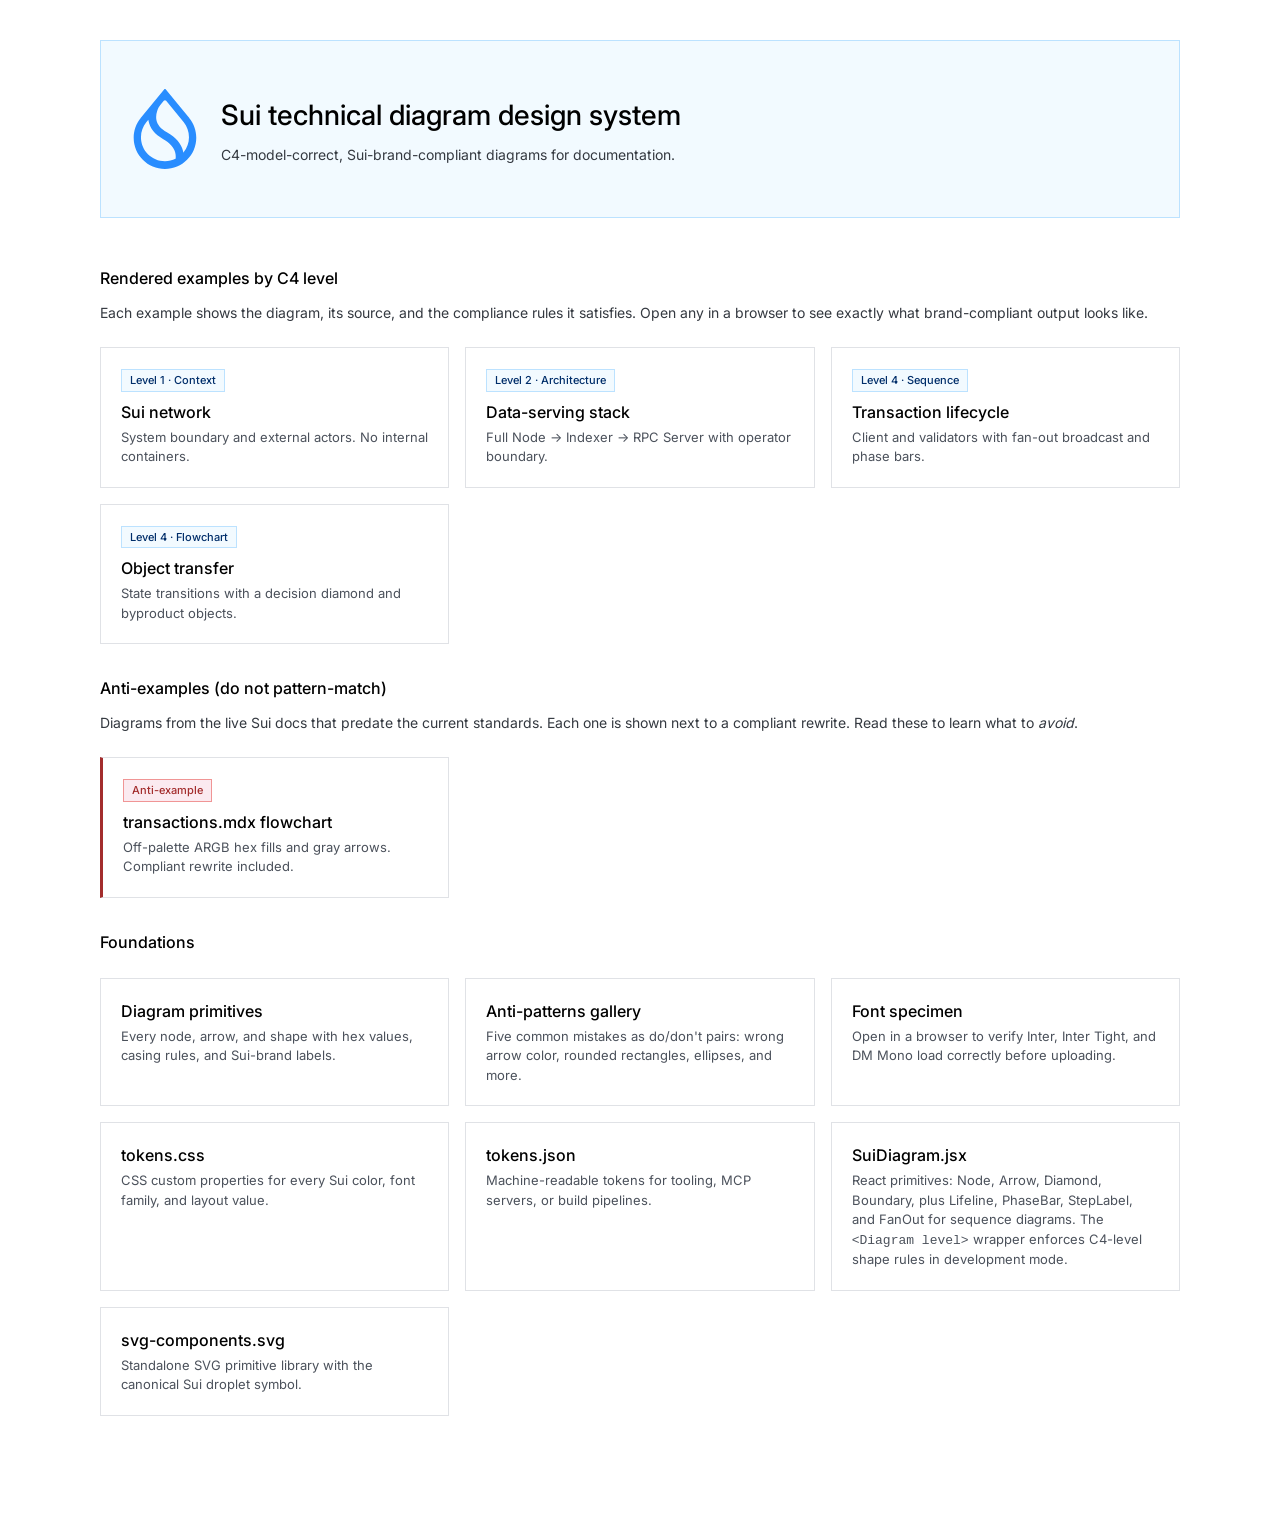
<file: design-system/index.html>
<!DOCTYPE html>
<html lang="en">
<head>
<meta charset="UTF-8">
<title>Sui technical diagram design system</title>
<link rel="stylesheet" href="./styles.css">
<style>
  .hero {
    display: flex;
    align-items: center;
    gap: 24px;
    margin-bottom: 48px;
    padding: 32px;
    background: var(--sui-blue-50);
    border: 1px solid var(--sui-blue-200);
  }
  .hero svg { flex-shrink: 0; }
  .hero h1 { margin: 0 0 8px; font-size: 28px; }
  .hero p { margin: 0; color: var(--sui-gray-700); }
  .grid {
    display: grid;
    grid-template-columns: repeat(auto-fill, minmax(280px, 1fr));
    gap: 16px;
    margin: 24px 0;
  }
  .card {
    border: 1px solid var(--sui-gray-100);
    padding: 20px;
    background: var(--sui-white);
    text-decoration: none;
    color: inherit;
    transition: border-color 0.15s;
  }
  .card:hover { border-color: var(--sui-blue-500); }
  .card .level {
    display: inline-block;
    padding: 2px 8px;
    background: var(--sui-blue-50);
    color: var(--sui-blue-700);
    font-size: 11px;
    font-weight: 500;
    border: 1px solid var(--sui-blue-200);
    margin-bottom: 8px;
  }
  .card h3 { margin: 0 0 4px; font-size: 16px; font-weight: 500; }
  .card p { margin: 0; font-size: 13px; color: var(--sui-gray-600); }
</style>
</head>
<body>
<main>
  <div class="hero">
    <svg width="64" height="80" viewBox="0 0 783 1000" xmlns="http://www.w3.org/2000/svg">
      <path fill-rule="evenodd" clip-rule="evenodd"
            d="M626.027 417.029C666.817 468.244 691.209 533.014 691.209 603.469C691.209 673.925 666.076 740.673 624.214 792.176L620.588 796.626L619.641 790.981C618.817 786.201 617.869 781.34 616.757 776.478C595.785 684.349 527.471 605.365 415.03 541.378C339.095 498.28 295.626 446.448 284.213 387.487C276.838 349.375 282.318 311.098 292.907 278.301C303.496 245.545 319.235 218.063 332.626 201.541L376.383 148.06C384.046 138.666 398.426 138.666 406.09 148.06L626.068 417.029H626.027ZM695.206 363.59L402.01 5.12968C396.407 -1.70989 385.942 -1.70989 380.338 5.12968L87.184 363.59L86.2363 364.784C32.3026 431.738 0 516.821 0 609.444C0 825.138 175.151 1000 391.174 1000C607.198 1000 782.349 825.138 782.349 609.444C782.349 516.821 750.046 431.738 696.112 364.826L695.165 363.631L695.206 363.59ZM157.351 415.876L183.556 383.779L184.339 389.712C184.957 394.409 185.74 399.106 186.646 403.844C203.622 492.883 264.23 567.088 365.546 624.565C453.637 674.708 504.934 732.35 519.684 795.554C525.864 821.924 526.936 847.881 524.258 870.584L524.093 871.985L522.816 872.603C483.055 892.009 438.351 902.927 391.133 902.927C225.459 902.927 91.1394 768.855 91.1394 603.428C91.1394 532.396 115.902 467.172 157.269 415.793L157.351 415.876Z"
            fill="#298DFF"/>
    </svg>
    <div>
      <h1>Sui technical diagram design system</h1>
      <p>C4-model-correct, Sui-brand-compliant diagrams for documentation.</p>
    </div>
  </div>

  <h2>Rendered examples by C4 level</h2>
  <p style="font-size:14px;color:var(--sui-gray-700);margin:0 0 8px">
    Each example shows the diagram, its source, and the compliance rules it
    satisfies. Open any in a browser to see exactly what brand-compliant
    output looks like.
  </p>
  <div class="grid">
    <a class="card" href="./examples/context-sui-network.html">
      <span class="level">Level 1 · Context</span>
      <h3>Sui network</h3>
      <p>System boundary and external actors. No internal containers.</p>
    </a>
    <a class="card" href="./examples/architecture-data-serving.html">
      <span class="level">Level 2 · Architecture</span>
      <h3>Data-serving stack</h3>
      <p>Full Node → Indexer → RPC Server with operator boundary.</p>
    </a>
    <a class="card" href="./examples/sequence-transaction.html">
      <span class="level">Level 4 · Sequence</span>
      <h3>Transaction lifecycle</h3>
      <p>Client and validators with fan-out broadcast and phase bars.</p>
    </a>
    <a class="card" href="./examples/flowchart-object-transfer.html">
      <span class="level">Level 4 · Flowchart</span>
      <h3>Object transfer</h3>
      <p>State transitions with a decision diamond and byproduct objects.</p>
    </a>
  </div>

  <h2>Anti-examples (do not pattern-match)</h2>
  <p style="font-size:14px;color:var(--sui-gray-700);margin:0 0 8px">
    Diagrams from the live Sui docs that predate the current standards.
    Each one is shown next to a compliant rewrite. Read these to learn
    what to <em>avoid</em>.
  </p>
  <div class="grid">
    <a class="card" href="./examples/anti-example-transactions-flowchart.html"
       style="border-left:3px solid #A32D2D">
      <span class="level" style="background:#FBEAF0;color:#A32D2D;border-color:#F09595">Anti-example</span>
      <h3>transactions.mdx flowchart</h3>
      <p>Off-palette ARGB hex fills and gray arrows. Compliant rewrite included.</p>
    </a>
  </div>

  <h2>Foundations</h2>
  <div class="grid">
    <a class="card" href="./components/diagram-primitives.html">
      <h3>Diagram primitives</h3>
      <p>Every node, arrow, and shape with hex values, casing rules, and Sui-brand labels.</p>
    </a>
    <a class="card" href="./anti-patterns.html">
      <h3>Anti-patterns gallery</h3>
      <p>Five common mistakes as do/don't pairs: wrong arrow color, rounded rectangles, ellipses, and more.</p>
    </a>
    <a class="card" href="./font-specimen.html">
      <h3>Font specimen</h3>
      <p>Open in a browser to verify Inter, Inter Tight, and DM Mono load correctly before uploading.</p>
    </a>
    <a class="card" href="./tokens.css">
      <h3>tokens.css</h3>
      <p>CSS custom properties for every Sui color, font family, and layout value.</p>
    </a>
    <a class="card" href="./tokens.json">
      <h3>tokens.json</h3>
      <p>Machine-readable tokens for tooling, MCP servers, or build pipelines.</p>
    </a>
    <a class="card" href="./components/SuiDiagram.jsx">
      <h3>SuiDiagram.jsx</h3>
      <p>React primitives: Node, Arrow, Diamond, Boundary, plus Lifeline, PhaseBar, StepLabel, and FanOut for sequence diagrams. The <code>&lt;Diagram level&gt;</code> wrapper enforces C4-level shape rules in development mode.</p>
    </a>
    <a class="card" href="./components/svg-components.svg">
      <h3>svg-components.svg</h3>
      <p>Standalone SVG primitive library with the canonical Sui droplet symbol.</p>
    </a>
  </div>
</main>
</body>
</html>
</file>
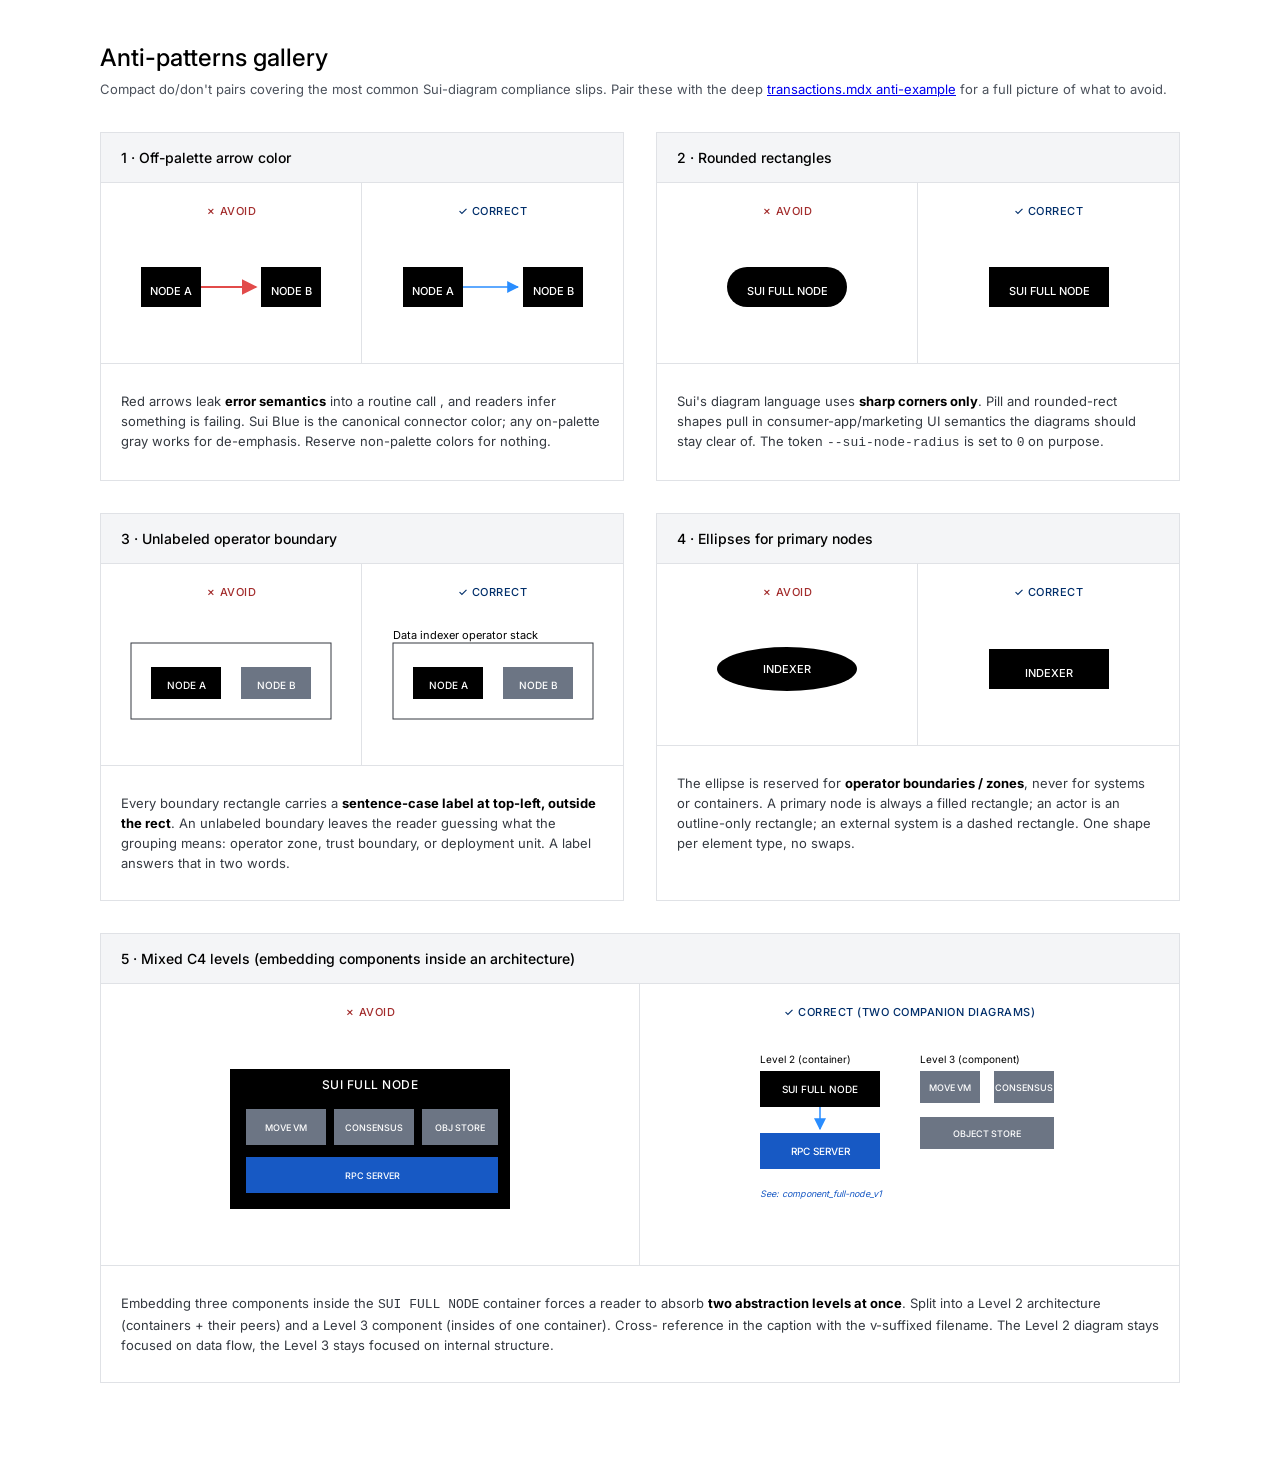
<file: design-system/anti-patterns.html>
<!DOCTYPE html>
<html lang="en">
<head>
<meta charset="UTF-8">
<title>Anti-Patterns Gallery</title>
<link rel="stylesheet" href="./styles.css">
<style>
  .gallery {
    display: grid;
    grid-template-columns: 1fr;
    gap: 32px;
    margin-top: 24px;
  }
  @media (min-width: 900px) { .gallery { grid-template-columns: 1fr 1fr; } }

  .ap {
    border: 1px solid var(--sui-gray-100);
    overflow: hidden;
  }
  .ap h3 {
    margin: 0;
    padding: 14px 20px;
    font-size: 14px;
    font-weight: 500;
    background: var(--sui-gray-50);
    border-bottom: 1px solid var(--sui-gray-100);
  }
  .ap .pair {
    display: grid;
    grid-template-columns: 1fr 1fr;
    border-bottom: 1px solid var(--sui-gray-100);
  }
  .ap .pair > div {
    padding: 20px;
    display: flex;
    flex-direction: column;
    align-items: center;
    justify-content: center;
    min-height: 160px;
  }
  .ap .pair .bad { border-right: 1px solid var(--sui-gray-100); }
  .ap .pair .label {
    font-size: 11px;
    text-transform: uppercase;
    letter-spacing: 0.5px;
    margin-bottom: 12px;
    font-weight: 500;
  }
  .ap .pair .bad  .label { color: #A32D2D; }
  .ap .pair .good .label { color: var(--sui-blue-700); }
  .ap .why {
    padding: 14px 20px;
    font-size: 13px;
    color: var(--sui-gray-700);
    line-height: 1.55;
  }
  .ap .why strong { color: var(--sui-black); }

  svg { display: block; }
</style>
</head>
<body>
<main>
  <header>
    <h1>Anti-patterns gallery</h1>
    <p class="meta">
      Compact do/don't pairs covering the most common Sui-diagram compliance
      slips. Pair these with the deep
      <a href="./examples/anti-example-transactions-flowchart.html">transactions.mdx
      anti-example</a> for a full picture of what to avoid.
    </p>
  </header>

  <div class="gallery">

    <!-- ───── 1 · Off-palette arrows ───── -->
    <article class="ap">
      <h3>1 · Off-palette arrow color</h3>
      <div class="pair">
        <div class="bad">
          <div class="label">✗ Avoid</div>
          <svg width="200" height="80" viewBox="0 0 200 80" xmlns="http://www.w3.org/2000/svg">
            <defs>
              <marker id="ap1-bad" viewBox="0 0 10 10" refX="9" refY="5"
                      markerWidth="8" markerHeight="8" orient="auto">
                <path d="M0 0 L10 5 L0 10 z" fill="#E24B4A"/>
              </marker>
            </defs>
            <rect x="10"  y="20" width="60" height="40" fill="#000000"/>
            <text x="40" y="44" fill="#FFFFFF" text-anchor="middle"
                  dominant-baseline="central" font-family="Inter, sans-serif"
                  font-size="11" font-weight="500">NODE A</text>
            <line x1="70" y1="40" x2="125" y2="40" stroke="#E24B4A"
                  stroke-width="2" marker-end="url(#ap1-bad)"/>
            <rect x="130" y="20" width="60" height="40" fill="#000000"/>
            <text x="160" y="44" fill="#FFFFFF" text-anchor="middle"
                  dominant-baseline="central" font-family="Inter, sans-serif"
                  font-size="11" font-weight="500">NODE B</text>
          </svg>
        </div>
        <div class="good">
          <div class="label">✓ Correct</div>
          <svg width="200" height="80" viewBox="0 0 200 80" xmlns="http://www.w3.org/2000/svg">
            <defs>
              <marker id="ap1-good" viewBox="0 0 10 10" refX="9" refY="5"
                      markerWidth="8" markerHeight="8" orient="auto">
                <path d="M0 0 L10 5 L0 10 z" fill="#298DFF"/>
              </marker>
            </defs>
            <rect x="10"  y="20" width="60" height="40" fill="#000000"/>
            <text x="40" y="44" fill="#FFFFFF" text-anchor="middle"
                  dominant-baseline="central" font-family="Inter, sans-serif"
                  font-size="11" font-weight="500">NODE A</text>
            <line x1="70" y1="40" x2="125" y2="40" stroke="#298DFF"
                  stroke-width="1.5" marker-end="url(#ap1-good)"/>
            <rect x="130" y="20" width="60" height="40" fill="#000000"/>
            <text x="160" y="44" fill="#FFFFFF" text-anchor="middle"
                  dominant-baseline="central" font-family="Inter, sans-serif"
                  font-size="11" font-weight="500">NODE B</text>
          </svg>
        </div>
      </div>
      <p class="why">
        Red arrows leak <strong>error semantics</strong> into a routine call
        , and readers infer something is failing. Sui Blue is the canonical
        connector color; any on-palette gray works for de-emphasis. Reserve
        non-palette colors for nothing.
      </p>
    </article>

    <!-- ───── 2 · Rounded rectangles ───── -->
    <article class="ap">
      <h3>2 · Rounded rectangles</h3>
      <div class="pair">
        <div class="bad">
          <div class="label">✗ Avoid</div>
          <svg width="200" height="80" viewBox="0 0 200 80" xmlns="http://www.w3.org/2000/svg">
            <rect x="40" y="20" width="120" height="40" rx="20" ry="20" fill="#000000"/>
            <text x="100" y="44" fill="#FFFFFF" text-anchor="middle"
                  dominant-baseline="central" font-family="Inter, sans-serif"
                  font-size="11" font-weight="500">SUI FULL NODE</text>
          </svg>
        </div>
        <div class="good">
          <div class="label">✓ Correct</div>
          <svg width="200" height="80" viewBox="0 0 200 80" xmlns="http://www.w3.org/2000/svg">
            <rect x="40" y="20" width="120" height="40" fill="#000000"/>
            <text x="100" y="44" fill="#FFFFFF" text-anchor="middle"
                  dominant-baseline="central" font-family="Inter, sans-serif"
                  font-size="11" font-weight="500">SUI FULL NODE</text>
          </svg>
        </div>
      </div>
      <p class="why">
        Sui's diagram language uses <strong>sharp corners only</strong>. Pill
        and rounded-rect shapes pull in consumer-app/marketing UI semantics
        the diagrams should stay clear of. The token <code>--sui-node-radius</code>
        is set to <code>0</code> on purpose.
      </p>
    </article>

    <!-- ───── 3 · Boundary without label ───── -->
    <article class="ap">
      <h3>3 · Unlabeled operator boundary</h3>
      <div class="pair">
        <div class="bad">
          <div class="label">✗ Avoid</div>
          <svg width="220" height="100" viewBox="0 0 220 100" xmlns="http://www.w3.org/2000/svg">
            <rect x="10" y="14" width="200" height="76" fill="none"
                  stroke="#343940" stroke-width="1"/>
            <rect x="30" y="38" width="70" height="32" fill="#000000"/>
            <text x="65" y="56" fill="#FFFFFF" text-anchor="middle"
                  dominant-baseline="central" font-family="Inter, sans-serif"
                  font-size="10" font-weight="500">NODE A</text>
            <rect x="120" y="38" width="70" height="32" fill="#6C7584"/>
            <text x="155" y="56" fill="#FFFFFF" text-anchor="middle"
                  dominant-baseline="central" font-family="Inter, sans-serif"
                  font-size="10" font-weight="500">NODE B</text>
          </svg>
        </div>
        <div class="good">
          <div class="label">✓ Correct</div>
          <svg width="220" height="100" viewBox="0 0 220 100" xmlns="http://www.w3.org/2000/svg">
            <text x="10" y="10" fill="#000000" font-family="Inter, sans-serif"
                  font-size="11">Data indexer operator stack</text>
            <rect x="10" y="14" width="200" height="76" fill="none"
                  stroke="#343940" stroke-width="1"/>
            <rect x="30" y="38" width="70" height="32" fill="#000000"/>
            <text x="65" y="56" fill="#FFFFFF" text-anchor="middle"
                  dominant-baseline="central" font-family="Inter, sans-serif"
                  font-size="10" font-weight="500">NODE A</text>
            <rect x="120" y="38" width="70" height="32" fill="#6C7584"/>
            <text x="155" y="56" fill="#FFFFFF" text-anchor="middle"
                  dominant-baseline="central" font-family="Inter, sans-serif"
                  font-size="10" font-weight="500">NODE B</text>
          </svg>
        </div>
      </div>
      <p class="why">
        Every boundary rectangle carries a <strong>sentence-case label at
        top-left, outside the rect</strong>. An unlabeled boundary leaves the
        reader guessing what the grouping means: operator zone, trust
        boundary, or deployment unit. A label answers that in two words.
      </p>
    </article>

    <!-- ───── 4 · Ellipses for system nodes ───── -->
    <article class="ap">
      <h3>4 · Ellipses for primary nodes</h3>
      <div class="pair">
        <div class="bad">
          <div class="label">✗ Avoid</div>
          <svg width="200" height="80" viewBox="0 0 200 80" xmlns="http://www.w3.org/2000/svg">
            <ellipse cx="100" cy="40" rx="70" ry="22" fill="#000000"/>
            <text x="100" y="40" fill="#FFFFFF" text-anchor="middle"
                  dominant-baseline="central" font-family="Inter, sans-serif"
                  font-size="11" font-weight="500">INDEXER</text>
          </svg>
        </div>
        <div class="good">
          <div class="label">✓ Correct</div>
          <svg width="200" height="80" viewBox="0 0 200 80" xmlns="http://www.w3.org/2000/svg">
            <rect x="40" y="20" width="120" height="40" fill="#000000"/>
            <text x="100" y="44" fill="#FFFFFF" text-anchor="middle"
                  dominant-baseline="central" font-family="Inter, sans-serif"
                  font-size="11" font-weight="500">INDEXER</text>
          </svg>
        </div>
      </div>
      <p class="why">
        The ellipse is reserved for <strong>operator boundaries / zones</strong>,
        never for systems or containers. A primary node is always a filled
        rectangle; an actor is an outline-only rectangle; an external system
        is a dashed rectangle. One shape per element type, no swaps.
      </p>
    </article>

    <!-- ───── 5 · Mixed C4 levels ───── -->
    <article class="ap" style="grid-column:1/-1">
      <h3>5 · Mixed C4 levels (embedding components inside an architecture)</h3>
      <div class="pair">
        <div class="bad">
          <div class="label">✗ Avoid</div>
          <svg width="320" height="180" viewBox="0 0 320 180" xmlns="http://www.w3.org/2000/svg">
            <rect x="20" y="20" width="280" height="140" fill="#000000"/>
            <text x="160" y="40" fill="#FFFFFF" text-anchor="middle"
                  font-family="Inter, sans-serif" font-size="12"
                  font-weight="500" letter-spacing="0.5">SUI FULL NODE</text>
            <rect x="36"  y="60" width="80" height="36" fill="#6C7584"/>
            <text x="76" y="78" fill="#FFFFFF" text-anchor="middle"
                  dominant-baseline="central" font-family="Inter, sans-serif"
                  font-size="9" font-weight="500">MOVE VM</text>
            <rect x="124" y="60" width="80" height="36" fill="#6C7584"/>
            <text x="164" y="78" fill="#FFFFFF" text-anchor="middle"
                  dominant-baseline="central" font-family="Inter, sans-serif"
                  font-size="9" font-weight="500">CONSENSUS</text>
            <rect x="212" y="60" width="76" height="36" fill="#6C7584"/>
            <text x="250" y="78" fill="#FFFFFF" text-anchor="middle"
                  dominant-baseline="central" font-family="Inter, sans-serif"
                  font-size="9" font-weight="500">OBJ STORE</text>
            <rect x="36"  y="108" width="252" height="36" fill="#1759C4"/>
            <text x="162" y="126" fill="#FFFFFF" text-anchor="middle"
                  dominant-baseline="central" font-family="Inter, sans-serif"
                  font-size="9" font-weight="500">RPC SERVER</text>
          </svg>
        </div>
        <div class="good">
          <div class="label">✓ Correct (two companion diagrams)</div>
          <svg width="320" height="180" viewBox="0 0 320 180" xmlns="http://www.w3.org/2000/svg">
            <defs>
              <marker id="ap5-good" viewBox="0 0 10 10" refX="9" refY="5"
                      markerWidth="8" markerHeight="8" orient="auto">
                <path d="M0 0 L10 5 L0 10 z" fill="#298DFF"/>
              </marker>
            </defs>
            <text x="10" y="14" fill="#000000" font-family="Inter, sans-serif"
                  font-size="10">Level 2 (container)</text>
            <rect x="10"  y="22" width="120" height="36" fill="#000000"/>
            <text x="70" y="40" fill="#FFFFFF" text-anchor="middle"
                  dominant-baseline="central" font-family="Inter, sans-serif"
                  font-size="10" font-weight="500">SUI FULL NODE</text>
            <line x1="70" y1="58" x2="70" y2="80" stroke="#298DFF" stroke-width="1.5" marker-end="url(#ap5-good)"/>
            <rect x="10"  y="84" width="120" height="36" fill="#1759C4"/>
            <text x="70" y="102" fill="#FFFFFF" text-anchor="middle"
                  dominant-baseline="central" font-family="Inter, sans-serif"
                  font-size="10" font-weight="500">RPC SERVER</text>
            <text x="10" y="148" fill="#1759C4" font-family="Inter, sans-serif"
                  font-size="9" font-style="italic">See: component_full-node_v1</text>

            <text x="170" y="14" fill="#000000" font-family="Inter, sans-serif"
                  font-size="10">Level 3 (component)</text>
            <rect x="170" y="22" width="60" height="32" fill="#6C7584"/>
            <text x="200" y="38" fill="#FFFFFF" text-anchor="middle"
                  dominant-baseline="central" font-family="Inter, sans-serif"
                  font-size="9" font-weight="500">MOVE VM</text>
            <rect x="244" y="22" width="60" height="32" fill="#6C7584"/>
            <text x="274" y="38" fill="#FFFFFF" text-anchor="middle"
                  dominant-baseline="central" font-family="Inter, sans-serif"
                  font-size="9" font-weight="500">CONSENSUS</text>
            <rect x="170" y="68" width="134" height="32" fill="#6C7584"/>
            <text x="237" y="84" fill="#FFFFFF" text-anchor="middle"
                  dominant-baseline="central" font-family="Inter, sans-serif"
                  font-size="9" font-weight="500">OBJECT STORE</text>
          </svg>
        </div>
      </div>
      <p class="why">
        Embedding three components inside the <code>SUI FULL NODE</code>
        container forces a reader to absorb <strong>two abstraction levels at
        once</strong>. Split into a Level 2 architecture (containers + their
        peers) and a Level 3 component (insides of one container). Cross-
        reference in the caption with the v-suffixed filename. The Level 2
        diagram stays focused on data flow, the Level 3 stays focused on
        internal structure.
      </p>
    </article>

  </div>
</main>
</body>
</html>
</file>
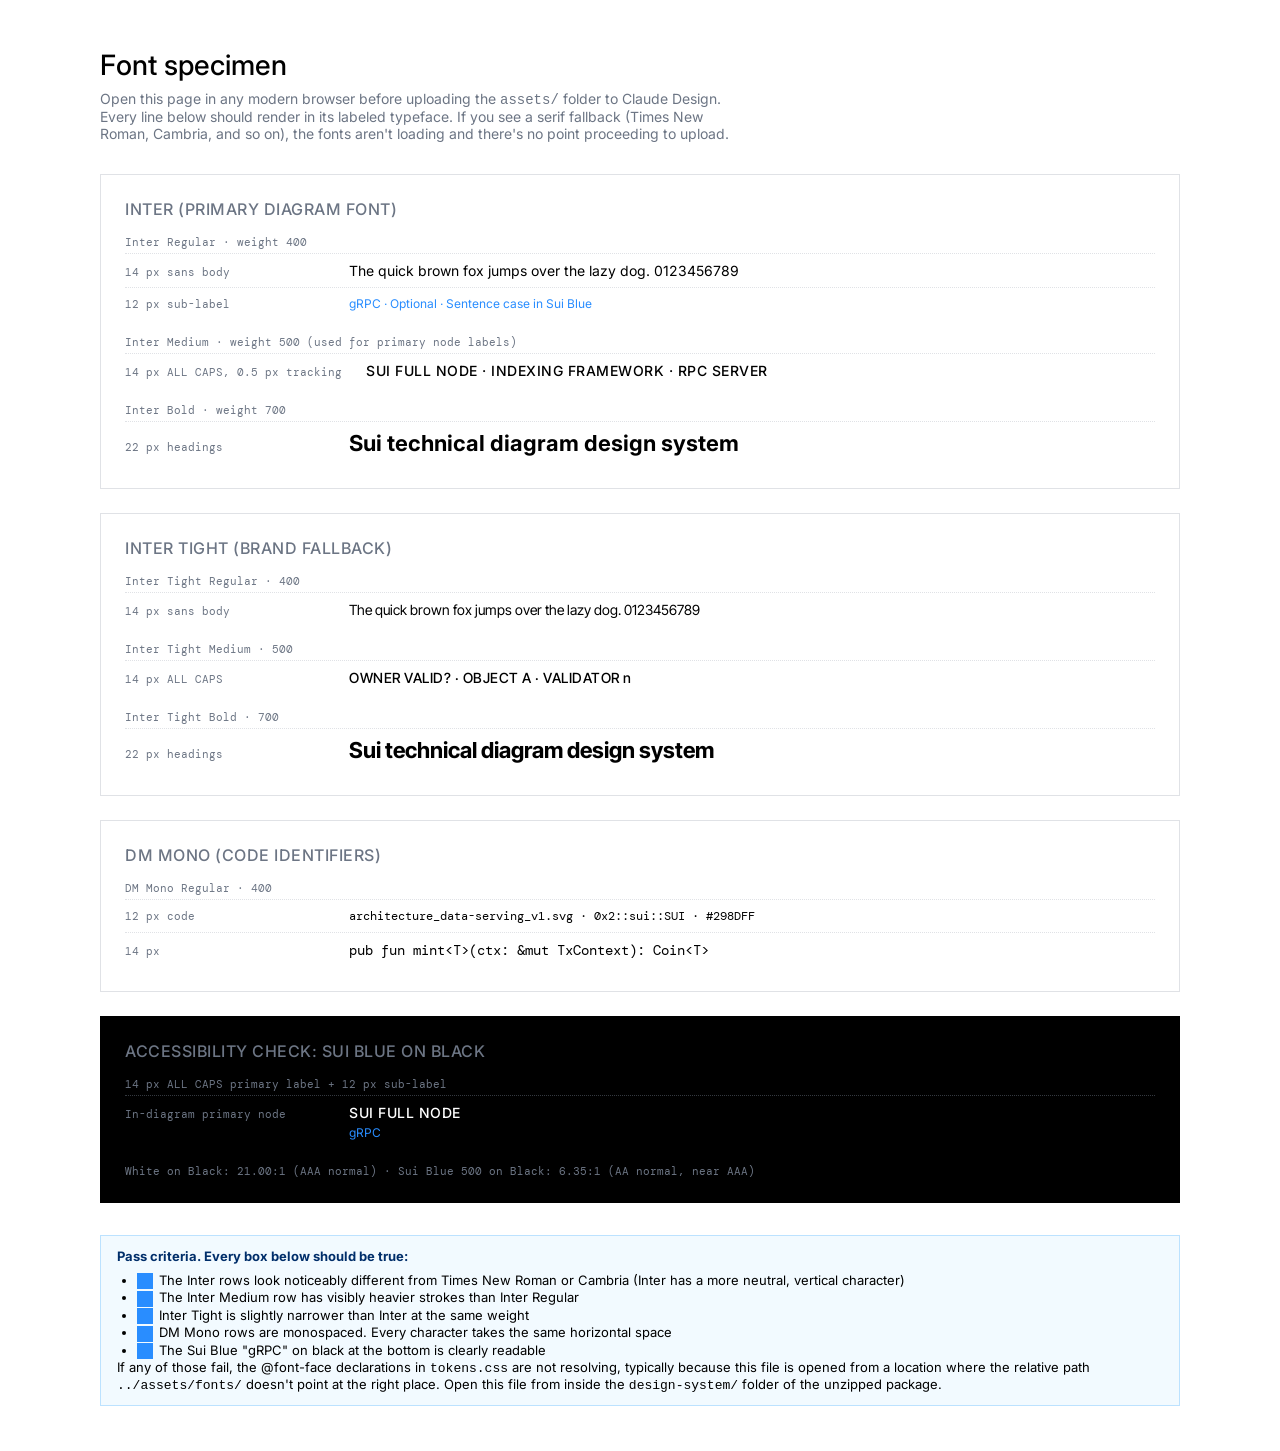
<file: design-system/font-specimen.html>
<!DOCTYPE html>
<html lang="en">
<head>
<meta charset="UTF-8">
<title>Sui Font Specimen</title>
<link rel="stylesheet" href="./tokens.css">
<style>
  body {
    margin: 0;
    padding: 48px 32px;
    background: #FFFFFF;
    color: #000000;
    font-family: 'Inter', system-ui, sans-serif;
  }
  main { max-width: 1080px; margin: 0 auto; }
  h1 { font-size: 28px; font-weight: 500; margin: 0 0 8px; }
  .lead {
    font-size: 14px;
    color: #6C7584;
    margin: 0 0 32px;
    max-width: 640px;
  }
  .specimen {
    border: 1px solid #E0E2E6;
    margin: 24px 0;
    padding: 24px;
  }
  .specimen h2 {
    font-size: 16px;
    font-weight: 500;
    margin: 0 0 8px;
    color: #6C7584;
    text-transform: uppercase;
    letter-spacing: 0.5px;
  }
  .specimen .label {
    font-family: 'DM Mono', monospace;
    font-size: 11px;
    color: #6C7584;
    margin: 16px 0 4px;
  }
  .row {
    display: flex;
    align-items: baseline;
    gap: 24px;
    flex-wrap: wrap;
    padding: 8px 0;
    border-top: 1px dotted #E0E2E6;
  }
  .row:first-of-type { border-top: none; }
  .row .meta {
    font-family: 'DM Mono', monospace;
    font-size: 11px;
    color: #6C7584;
    min-width: 200px;
  }
  .check {
    padding: 12px 16px;
    background: #F2FAFF;
    border: 1px solid #BCE2FF;
    margin-top: 32px;
    font-size: 13px;
  }
  .check strong { color: #002E6A; }
  .check ul { margin: 8px 0 0; padding-left: 20px; }
  .ds {
    display: inline-block;
    width: 14px;
    height: 14px;
    border: 1px solid #6C7584;
    vertical-align: middle;
    margin-right: 6px;
  }
  .ds.ok { background: #298DFF; border-color: #298DFF; }
</style>
</head>
<body>
<main>
  <h1>Font specimen</h1>
  <p class="lead">
    Open this page in any modern browser before uploading the
    <code>assets/</code> folder to Claude Design. Every line below should
    render in its labeled typeface. If you see a serif fallback (Times New
    Roman, Cambria, and so on), the fonts aren't loading and there's no point
    proceeding to upload.
  </p>

  <div class="specimen">
    <h2>Inter (primary diagram font)</h2>

    <div class="label">Inter Regular · weight 400</div>
    <div class="row">
      <div class="meta">14 px sans body</div>
      <div style="font-family:'Inter';font-weight:400;font-size:14px">
        The quick brown fox jumps over the lazy dog. 0123456789
      </div>
    </div>
    <div class="row">
      <div class="meta">12 px sub-label</div>
      <div style="font-family:'Inter';font-weight:400;font-size:12px;color:#298DFF">
        gRPC · Optional · Sentence case in Sui Blue
      </div>
    </div>

    <div class="label">Inter Medium · weight 500 (used for primary node labels)</div>
    <div class="row">
      <div class="meta">14 px ALL CAPS, 0.5 px tracking</div>
      <div style="font-family:'Inter';font-weight:500;font-size:14px;letter-spacing:0.5px">
        SUI FULL NODE · INDEXING FRAMEWORK · RPC SERVER
      </div>
    </div>

    <div class="label">Inter Bold · weight 700</div>
    <div class="row">
      <div class="meta">22 px headings</div>
      <div style="font-family:'Inter';font-weight:700;font-size:22px">
        Sui technical diagram design system
      </div>
    </div>
  </div>

  <div class="specimen">
    <h2>Inter Tight (brand fallback)</h2>

    <div class="label">Inter Tight Regular · 400</div>
    <div class="row">
      <div class="meta">14 px sans body</div>
      <div style="font-family:'Inter Tight';font-weight:400;font-size:14px">
        The quick brown fox jumps over the lazy dog. 0123456789
      </div>
    </div>

    <div class="label">Inter Tight Medium · 500</div>
    <div class="row">
      <div class="meta">14 px ALL CAPS</div>
      <div style="font-family:'Inter Tight';font-weight:500;font-size:14px;letter-spacing:0.5px">
        OWNER VALID? · OBJECT A · VALIDATOR n
      </div>
    </div>

    <div class="label">Inter Tight Bold · 700</div>
    <div class="row">
      <div class="meta">22 px headings</div>
      <div style="font-family:'Inter Tight';font-weight:700;font-size:22px">
        Sui technical diagram design system
      </div>
    </div>
  </div>

  <div class="specimen">
    <h2>DM Mono (code identifiers)</h2>

    <div class="label">DM Mono Regular · 400</div>
    <div class="row">
      <div class="meta">12 px code</div>
      <div style="font-family:'DM Mono';font-weight:400;font-size:12px">
        architecture_data-serving_v1.svg · 0x2::sui::SUI · #298DFF
      </div>
    </div>
    <div class="row">
      <div class="meta">14 px</div>
      <div style="font-family:'DM Mono';font-weight:400;font-size:14px">
        pub fun mint&lt;T&gt;(ctx: &amp;mut TxContext): Coin&lt;T&gt;
      </div>
    </div>
  </div>

  <div class="specimen" style="background:#000000;border-color:#000000">
    <h2 style="color:#6C7584">Accessibility check: Sui Blue on Black</h2>
    <div class="label" style="color:#6C7584">14 px ALL CAPS primary label + 12 px sub-label</div>
    <div class="row" style="border-top-color:#343940">
      <div class="meta" style="color:#6C7584">In-diagram primary node</div>
      <div>
        <div style="font-family:'Inter';font-weight:500;font-size:14px;letter-spacing:0.5px;color:#FFFFFF">
          SUI FULL NODE
        </div>
        <div style="font-family:'Inter';font-weight:400;font-size:12px;color:#298DFF;margin-top:4px">
          gRPC
        </div>
      </div>
    </div>
    <div style="font-family:'DM Mono';font-size:11px;color:#6C7584;margin-top:16px">
      White on Black: 21.00:1 (AAA normal) ·
      Sui Blue 500 on Black: 6.35:1 (AA normal, near AAA)
    </div>
  </div>

  <div class="check">
    <strong>Pass criteria. Every box below should be true:</strong>
    <ul>
      <li><span class="ds ok"></span>The Inter rows look noticeably different from Times New Roman or Cambria (Inter has a more neutral, vertical character)</li>
      <li><span class="ds ok"></span>The Inter Medium row has visibly heavier strokes than Inter Regular</li>
      <li><span class="ds ok"></span>Inter Tight is slightly narrower than Inter at the same weight</li>
      <li><span class="ds ok"></span>DM Mono rows are monospaced. Every character takes the same horizontal space</li>
      <li><span class="ds ok"></span>The Sui Blue "gRPC" on black at the bottom is clearly readable</li>
    </ul>
    If any of those fail, the @font-face declarations in <code>tokens.css</code>
    are not resolving, typically because this file is opened from a
    location where the relative path <code>../assets/fonts/</code> doesn't
    point at the right place. Open this file from inside the
    <code>design-system/</code> folder of the unzipped package.
  </div>
</main>
</body>
</html>
</file>
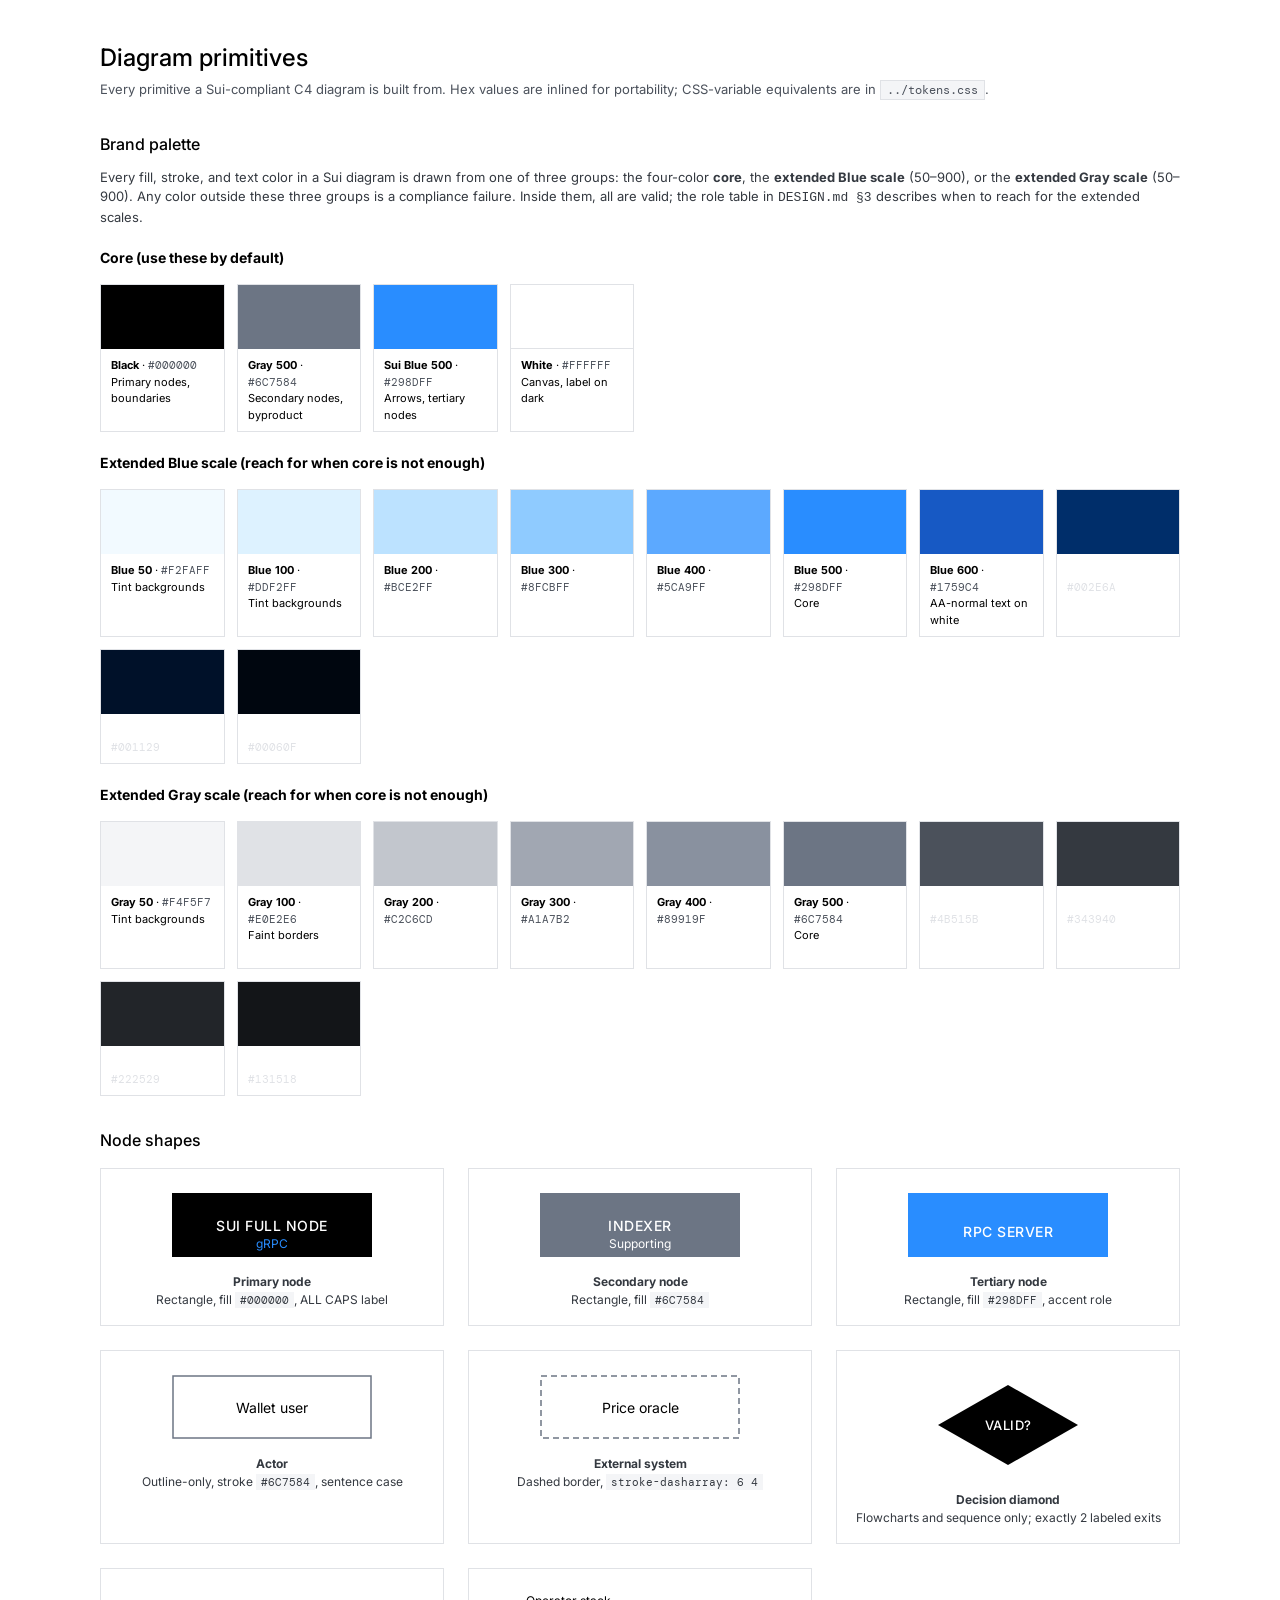
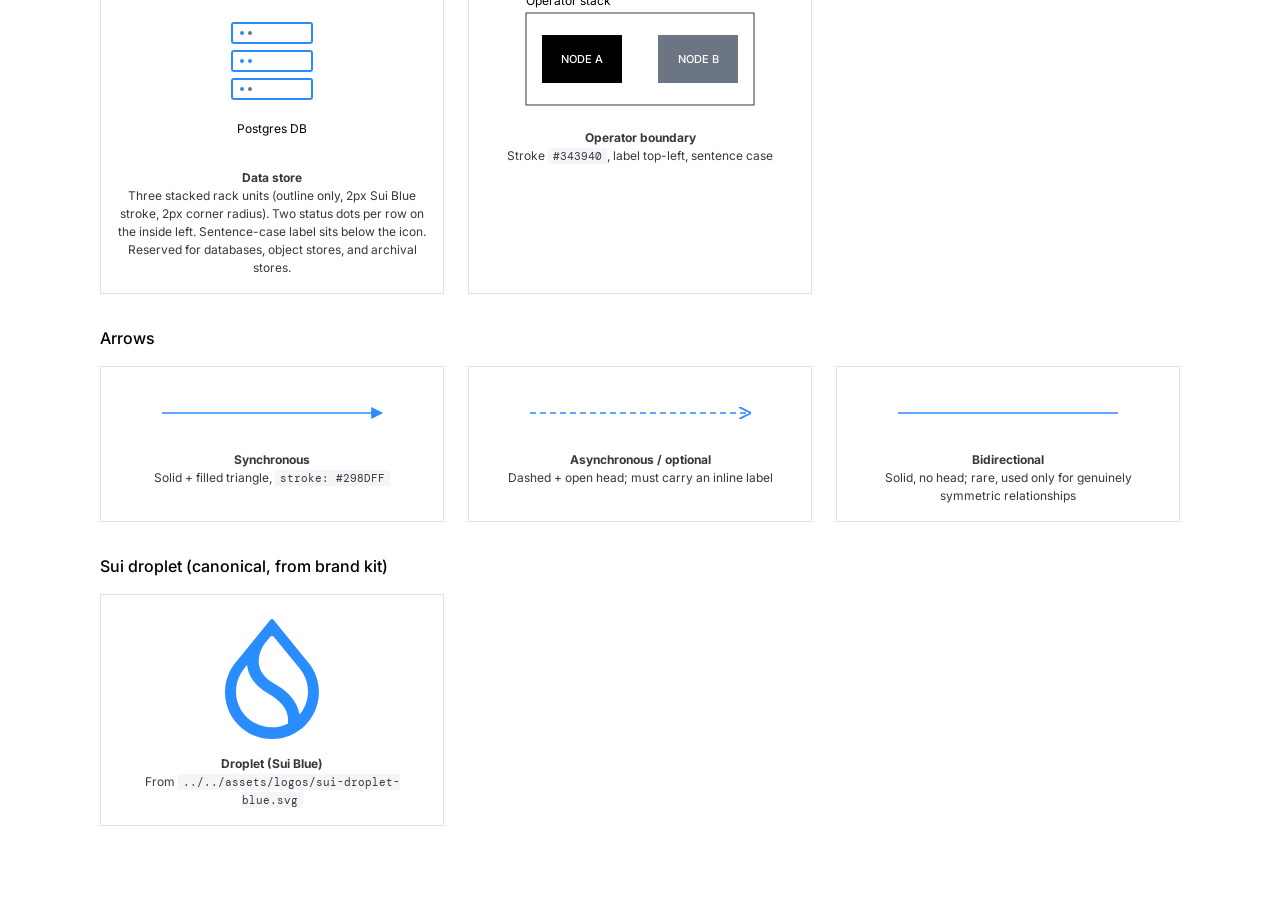
<file: design-system/components/diagram-primitives.html>
<!DOCTYPE html>
<html lang="en">
<head>
<meta charset="UTF-8">
<title>Sui diagram primitives</title>
<link rel="stylesheet" href="../styles.css">
<style>
  .primitive-grid {
    display: grid;
    grid-template-columns: repeat(auto-fill, minmax(280px, 1fr));
    gap: 24px;
    margin-top: 16px;
  }
  .primitive {
    border: 1px solid var(--sui-gray-100);
    background: var(--sui-white);
    padding: 24px 16px 16px;
  }
  .primitive svg { display: block; margin: 0 auto 16px; }
  .primitive .label {
    font-size: 12px;
    color: var(--sui-gray-700);
    text-align: center;
  }
  .primitive .label code {
    font-family: var(--sui-font-mono);
    font-size: 11px;
    background: var(--sui-gray-50);
    padding: 1px 5px;
  }
  .swatch-grid {
    display: grid;
    grid-template-columns: repeat(auto-fill, minmax(120px, 1fr));
    gap: 12px;
    margin-top: 16px;
  }
  .swatch { padding: 0; border: 1px solid var(--sui-gray-100); }
  .swatch .fill { height: 64px; }
  .swatch .info { padding: 8px 10px; font-size: 11px; }
  .swatch code {
    font-family: var(--sui-font-mono);
    color: var(--sui-gray-600);
  }
</style>
</head>
<body>
<main>
  <header>
    <h1>Diagram primitives</h1>
    <p class="meta">
      Every primitive a Sui-compliant C4 diagram is built from. Hex values
      are inlined for portability; CSS-variable equivalents are in
      <code>../tokens.css</code>.
    </p>
  </header>

  <section>
    <h2>Brand palette</h2>
    <p style="font-size:13px;color:var(--sui-gray-700);margin:6px 0 0">
      Every fill, stroke, and text color in a Sui diagram is drawn from
      one of three groups: the four-color <strong>core</strong>, the
      <strong>extended Blue scale</strong> (50–900), or the
      <strong>extended Gray scale</strong> (50–900). Any color outside
      these three groups is a compliance failure. Inside them, all are
      valid; the role table in <code>DESIGN.md §3</code> describes when
      to reach for the extended scales.
    </p>

    <h3 style="font-size:14px;margin-top:20px">Core (use these by default)</h3>
    <div class="swatch-grid">
      <div class="swatch"><div class="fill" style="background:#000000"></div>
        <div class="info"><strong>Black</strong> · <code>#000000</code><br>Primary nodes, boundaries</div></div>
      <div class="swatch"><div class="fill" style="background:#6C7584"></div>
        <div class="info"><strong>Gray 500</strong> · <code>#6C7584</code><br>Secondary nodes, byproduct</div></div>
      <div class="swatch"><div class="fill" style="background:#298DFF"></div>
        <div class="info"><strong>Sui Blue 500</strong> · <code>#298DFF</code><br>Arrows, tertiary nodes</div></div>
      <div class="swatch"><div class="fill" style="background:#FFFFFF;border-bottom:1px solid #E0E2E6"></div>
        <div class="info"><strong>White</strong> · <code>#FFFFFF</code><br>Canvas, label on dark</div></div>
    </div>

    <h3 style="font-size:14px;margin-top:20px">Extended Blue scale (reach for when core is not enough)</h3>
    <div class="swatch-grid">
      <div class="swatch"><div class="fill" style="background:#F2FAFF"></div>
        <div class="info"><strong>Blue 50</strong> · <code>#F2FAFF</code><br>Tint backgrounds</div></div>
      <div class="swatch"><div class="fill" style="background:#DDF2FF"></div>
        <div class="info"><strong>Blue 100</strong> · <code>#DDF2FF</code><br>Tint backgrounds</div></div>
      <div class="swatch"><div class="fill" style="background:#BCE2FF"></div>
        <div class="info"><strong>Blue 200</strong> · <code>#BCE2FF</code></div></div>
      <div class="swatch"><div class="fill" style="background:#8FCBFF"></div>
        <div class="info"><strong>Blue 300</strong> · <code>#8FCBFF</code></div></div>
      <div class="swatch"><div class="fill" style="background:#5CA9FF"></div>
        <div class="info"><strong>Blue 400</strong> · <code>#5CA9FF</code></div></div>
      <div class="swatch"><div class="fill" style="background:#298DFF"></div>
        <div class="info"><strong>Blue 500</strong> · <code>#298DFF</code><br>Core</div></div>
      <div class="swatch"><div class="fill" style="background:#1759C4"></div>
        <div class="info"><strong>Blue 600</strong> · <code>#1759C4</code><br>AA-normal text on white</div></div>
      <div class="swatch"><div class="fill" style="background:#002E6A"></div>
        <div class="info" style="color:#FFFFFF"><strong>Blue 700</strong> · <code style="color:#E0E2E6">#002E6A</code></div></div>
      <div class="swatch"><div class="fill" style="background:#001129"></div>
        <div class="info" style="color:#FFFFFF"><strong>Blue 800</strong> · <code style="color:#E0E2E6">#001129</code></div></div>
      <div class="swatch"><div class="fill" style="background:#00060F"></div>
        <div class="info" style="color:#FFFFFF"><strong>Blue 900</strong> · <code style="color:#E0E2E6">#00060F</code></div></div>
    </div>

    <h3 style="font-size:14px;margin-top:20px">Extended Gray scale (reach for when core is not enough)</h3>
    <div class="swatch-grid">
      <div class="swatch"><div class="fill" style="background:#F4F5F7"></div>
        <div class="info"><strong>Gray 50</strong> · <code>#F4F5F7</code><br>Tint backgrounds</div></div>
      <div class="swatch"><div class="fill" style="background:#E0E2E6"></div>
        <div class="info"><strong>Gray 100</strong> · <code>#E0E2E6</code><br>Faint borders</div></div>
      <div class="swatch"><div class="fill" style="background:#C2C6CD"></div>
        <div class="info"><strong>Gray 200</strong> · <code>#C2C6CD</code></div></div>
      <div class="swatch"><div class="fill" style="background:#A1A7B2"></div>
        <div class="info"><strong>Gray 300</strong> · <code>#A1A7B2</code></div></div>
      <div class="swatch"><div class="fill" style="background:#89919F"></div>
        <div class="info"><strong>Gray 400</strong> · <code>#89919F</code></div></div>
      <div class="swatch"><div class="fill" style="background:#6C7584"></div>
        <div class="info"><strong>Gray 500</strong> · <code>#6C7584</code><br>Core</div></div>
      <div class="swatch"><div class="fill" style="background:#4B515B"></div>
        <div class="info" style="color:#FFFFFF"><strong>Gray 600</strong> · <code style="color:#E0E2E6">#4B515B</code><br>Body text</div></div>
      <div class="swatch"><div class="fill" style="background:#343940"></div>
        <div class="info" style="color:#FFFFFF"><strong>Gray 700</strong> · <code style="color:#E0E2E6">#343940</code><br>Operator boundary stroke</div></div>
      <div class="swatch"><div class="fill" style="background:#222529"></div>
        <div class="info" style="color:#FFFFFF"><strong>Gray 800</strong> · <code style="color:#E0E2E6">#222529</code></div></div>
      <div class="swatch"><div class="fill" style="background:#131518"></div>
        <div class="info" style="color:#FFFFFF"><strong>Gray 900</strong> · <code style="color:#E0E2E6">#131518</code></div></div>
    </div>
  </section>

  <section>
    <h2>Node shapes</h2>
    <div class="primitive-grid">

      <div class="primitive">
        <svg width="200" height="64" viewBox="0 0 200 64" xmlns="http://www.w3.org/2000/svg">
          <rect width="200" height="64" fill="#000000"/>
          <text x="100" y="32" fill="#FFFFFF" text-anchor="middle"
                dominant-baseline="central" font-family="Inter, sans-serif"
                font-size="14" font-weight="500" letter-spacing="0.5">SUI FULL NODE</text>
          <text x="100" y="50" fill="#298DFF" text-anchor="middle"
                dominant-baseline="central" font-family="Inter, sans-serif"
                font-size="12">gRPC</text>
        </svg>
        <div class="label">
          <strong>Primary node</strong><br>
          Rectangle, fill <code>#000000</code>, ALL CAPS label
        </div>
      </div>

      <div class="primitive">
        <svg width="200" height="64" viewBox="0 0 200 64" xmlns="http://www.w3.org/2000/svg">
          <rect width="200" height="64" fill="#6C7584"/>
          <text x="100" y="32" fill="#FFFFFF" text-anchor="middle"
                dominant-baseline="central" font-family="Inter, sans-serif"
                font-size="14" font-weight="500" letter-spacing="0.5">INDEXER</text>
          <text x="100" y="50" fill="#FFFFFF" text-anchor="middle"
                dominant-baseline="central" font-family="Inter, sans-serif"
                font-size="12">Supporting</text>
        </svg>
        <div class="label">
          <strong>Secondary node</strong><br>
          Rectangle, fill <code>#6C7584</code>
        </div>
      </div>

      <div class="primitive">
        <svg width="200" height="64" viewBox="0 0 200 64" xmlns="http://www.w3.org/2000/svg">
          <rect width="200" height="64" fill="#298DFF"/>
          <text x="100" y="38" fill="#FFFFFF" text-anchor="middle"
                dominant-baseline="central" font-family="Inter, sans-serif"
                font-size="14" font-weight="500" letter-spacing="0.5">RPC SERVER</text>
        </svg>
        <div class="label">
          <strong>Tertiary node</strong><br>
          Rectangle, fill <code>#298DFF</code>, accent role
        </div>
      </div>

      <div class="primitive">
        <svg width="200" height="64" viewBox="0 0 200 64" xmlns="http://www.w3.org/2000/svg">
          <rect width="198" height="62" x="1" y="1" fill="none"
                stroke="#6C7584" stroke-width="1.5"/>
          <text x="100" y="32" fill="#000000" text-anchor="middle"
                dominant-baseline="central" font-family="Inter, sans-serif"
                font-size="14">Wallet user</text>
        </svg>
        <div class="label">
          <strong>Actor</strong><br>
          Outline-only, stroke <code>#6C7584</code>, sentence case
        </div>
      </div>

      <div class="primitive">
        <svg width="200" height="64" viewBox="0 0 200 64" xmlns="http://www.w3.org/2000/svg">
          <rect width="198" height="62" x="1" y="1" fill="none"
                stroke="#6C7584" stroke-width="1.5" stroke-dasharray="6 4"/>
          <text x="100" y="32" fill="#000000" text-anchor="middle"
                dominant-baseline="central" font-family="Inter, sans-serif"
                font-size="14">Price oracle</text>
        </svg>
        <div class="label">
          <strong>External system</strong><br>
          Dashed border, <code>stroke-dasharray: 6 4</code>
        </div>
      </div>

      <div class="primitive">
        <svg width="200" height="100" viewBox="0 0 200 100" xmlns="http://www.w3.org/2000/svg">
          <polygon points="100,10 170,50 100,90 30,50" fill="#000000"/>
          <text x="100" y="50" fill="#FFFFFF" text-anchor="middle"
                dominant-baseline="central" font-family="Inter, sans-serif"
                font-size="13" font-weight="500" letter-spacing="0.5">VALID?</text>
        </svg>
        <div class="label">
          <strong>Decision diamond</strong><br>
          Flowcharts and sequence only; exactly 2 labeled exits
        </div>
      </div>

      <div class="primitive">
        <svg width="200" height="160" viewBox="0 0 200 160" xmlns="http://www.w3.org/2000/svg">
          <!-- Server icon, scaled from the 120-unit canonical viewBox, centered -->
          <g transform="translate(40, 10)">
            <!-- Top unit -->
            <rect x="20" y="20" width="80" height="20" rx="2"
                  fill="none" stroke="#298DFF" stroke-width="2"/>
            <circle cx="30" cy="30" r="2" fill="#298DFF"/>
            <circle cx="38" cy="30" r="2" fill="#6C7584"/>
            <!-- Middle unit -->
            <rect x="20" y="48" width="80" height="20" rx="2"
                  fill="none" stroke="#298DFF" stroke-width="2"/>
            <circle cx="30" cy="58" r="2" fill="#298DFF"/>
            <circle cx="38" cy="58" r="2" fill="#298DFF"/>
            <!-- Bottom unit -->
            <rect x="20" y="76" width="80" height="20" rx="2"
                  fill="none" stroke="#298DFF" stroke-width="2"/>
            <circle cx="30" cy="86" r="2" fill="#298DFF"/>
            <circle cx="38" cy="86" r="2" fill="#6C7584"/>
          </g>
          <text x="100" y="140" fill="#000000" text-anchor="middle"
                font-family="Inter, sans-serif" font-size="12">Postgres DB</text>
        </svg>
        <div class="label">
          <strong>Data store</strong><br>
          Three stacked rack units (outline only, 2px Sui Blue stroke,
          2px corner radius). Two status dots per row on the inside
          left. Sentence-case label sits below the icon. Reserved for
          databases, object stores, and archival stores.
        </div>
      </div>

      <div class="primitive">
        <svg width="240" height="120" viewBox="0 0 240 120" xmlns="http://www.w3.org/2000/svg">
          <text x="6" y="12" fill="#000000" font-family="Inter, sans-serif"
                font-size="12">Operator stack</text>
          <rect x="6" y="20" width="228" height="92" fill="none"
                stroke="#343940" stroke-width="1"/>
          <rect x="22" y="42" width="80" height="48" fill="#000000"/>
          <text x="62" y="66" fill="#FFFFFF" text-anchor="middle"
                dominant-baseline="central" font-family="Inter, sans-serif"
                font-size="11" font-weight="500">NODE A</text>
          <rect x="138" y="42" width="80" height="48" fill="#6C7584"/>
          <text x="178" y="66" fill="#FFFFFF" text-anchor="middle"
                dominant-baseline="central" font-family="Inter, sans-serif"
                font-size="11" font-weight="500">NODE B</text>
        </svg>
        <div class="label">
          <strong>Operator boundary</strong><br>
          Stroke <code>#343940</code>, label top-left, sentence case
        </div>
      </div>
    </div>
  </section>

  <section>
    <h2>Arrows</h2>
    <div class="primitive-grid">

      <div class="primitive">
        <svg width="240" height="44" viewBox="0 0 240 44" xmlns="http://www.w3.org/2000/svg">
          <defs>
            <marker id="m-sync" viewBox="0 0 10 10" refX="9" refY="5"
                    markerWidth="8" markerHeight="8" orient="auto-start-reverse">
              <path d="M0 0 L10 5 L0 10 z" fill="#298DFF"/>
            </marker>
          </defs>
          <line x1="10" y1="22" x2="230" y2="22" stroke="#298DFF" stroke-width="1.5" marker-end="url(#m-sync)"/>
        </svg>
        <div class="label">
          <strong>Synchronous</strong><br>
          Solid + filled triangle, <code>stroke: #298DFF</code>
        </div>
      </div>

      <div class="primitive">
        <svg width="240" height="44" viewBox="0 0 240 44" xmlns="http://www.w3.org/2000/svg">
          <defs>
            <marker id="m-async" viewBox="0 0 10 10" refX="9" refY="5"
                    markerWidth="8" markerHeight="8" orient="auto-start-reverse">
              <path d="M0 0 L10 5 L0 10" fill="none" stroke="#298DFF" stroke-width="1.5"/>
            </marker>
          </defs>
          <line x1="10" y1="22" x2="230" y2="22" stroke="#298DFF" stroke-width="1.5" stroke-dasharray="6 4" marker-end="url(#m-async)"/>
        </svg>
        <div class="label">
          <strong>Asynchronous / optional</strong><br>
          Dashed + open head; must carry an inline label
        </div>
      </div>

      <div class="primitive">
        <svg width="240" height="44" viewBox="0 0 240 44" xmlns="http://www.w3.org/2000/svg">
          <line x1="10" y1="22" x2="230" y2="22" stroke="#298DFF" stroke-width="1.5"/>
        </svg>
        <div class="label">
          <strong>Bidirectional</strong><br>
          Solid, no head; rare, used only for genuinely symmetric relationships
        </div>
      </div>
    </div>
  </section>

  <section>
    <h2>Sui droplet (canonical, from brand kit)</h2>
    <div class="primitive-grid">
      <div class="primitive">
        <svg width="120" height="120" viewBox="0 0 783 1000" xmlns="http://www.w3.org/2000/svg">
          <path fill-rule="evenodd" clip-rule="evenodd"
                d="M626.027 417.029C666.817 468.244 691.209 533.014 691.209 603.469C691.209 673.925 666.076 740.673 624.214 792.176L620.588 796.626L619.641 790.981C618.817 786.201 617.869 781.34 616.757 776.478C595.785 684.349 527.471 605.365 415.03 541.378C339.095 498.28 295.626 446.448 284.213 387.487C276.838 349.375 282.318 311.098 292.907 278.301C303.496 245.545 319.235 218.063 332.626 201.541L376.383 148.06C384.046 138.666 398.426 138.666 406.09 148.06L626.068 417.029H626.027ZM695.206 363.59L402.01 5.12968C396.407 -1.70989 385.942 -1.70989 380.338 5.12968L87.184 363.59L86.2363 364.784C32.3026 431.738 0 516.821 0 609.444C0 825.138 175.151 1000 391.174 1000C607.198 1000 782.349 825.138 782.349 609.444C782.349 516.821 750.046 431.738 696.112 364.826L695.165 363.631L695.206 363.59ZM157.351 415.876L183.556 383.779L184.339 389.712C184.957 394.409 185.74 399.106 186.646 403.844C203.622 492.883 264.23 567.088 365.546 624.565C453.637 674.708 504.934 732.35 519.684 795.554C525.864 821.924 526.936 847.881 524.258 870.584L524.093 871.985L522.816 872.603C483.055 892.009 438.351 902.927 391.133 902.927C225.459 902.927 91.1394 768.855 91.1394 603.428C91.1394 532.396 115.902 467.172 157.269 415.793L157.351 415.876Z"
                fill="#298DFF"/>
        </svg>
        <div class="label">
          <strong>Droplet (Sui Blue)</strong><br>
          From <code>../../assets/logos/sui-droplet-blue.svg</code>
        </div>
      </div>
    </div>
  </section>
</main>
</body>
</html>
</file>
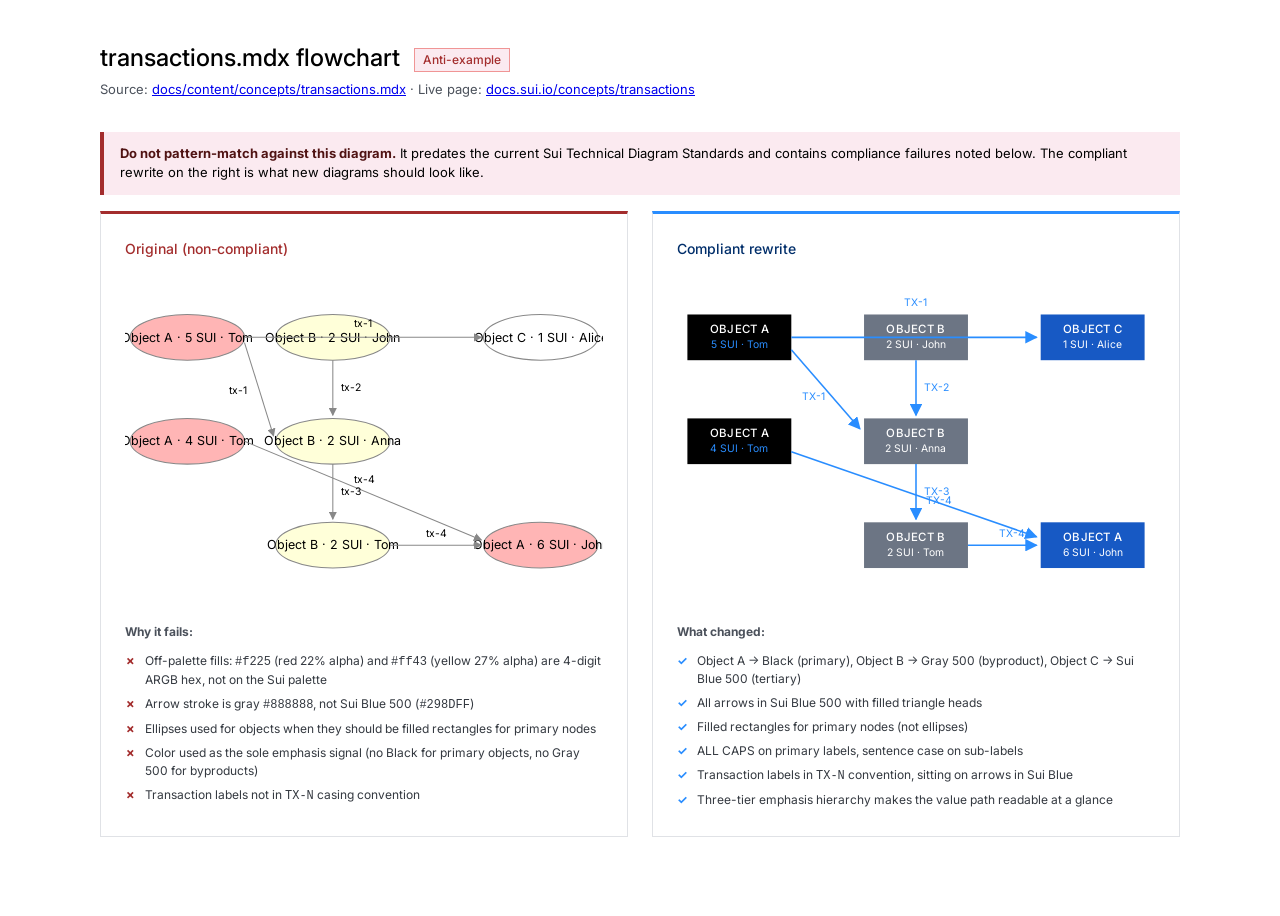
<file: design-system/examples/anti-example-transactions-flowchart.html>
<!DOCTYPE html>
<html lang="en">
<head>
<meta charset="UTF-8">
<title>Anti-Example: transactions.mdx flowchart</title>
<link rel="stylesheet" href="../styles.css">
<style>
  .warning {
    background: #FBEAF0;
    border-left: 4px solid #A32D2D;
    padding: 12px 16px;
    margin: 16px 0;
    font-size: 13px;
  }
  .warning strong { color: #501313; }
  .compare {
    display: grid;
    grid-template-columns: 1fr;
    gap: 24px;
    margin-top: 16px;
  }
  @media (min-width: 1000px) { .compare { grid-template-columns: 1fr 1fr; } }
  .compare .panel { border: 1px solid var(--sui-gray-100); padding: 24px; }
  .compare .panel.bad {
    border-top: 3px solid #A32D2D;
  }
  .compare .panel.good {
    border-top: 3px solid var(--sui-blue-500);
  }
  .compare .panel h3 {
    margin: 0 0 8px;
    font-size: 14px;
    font-weight: 500;
  }
  .compare .panel.bad h3 { color: #A32D2D; }
  .compare .panel.good h3 { color: var(--sui-blue-700); }
  .compare .panel svg { max-width: 100%; }
  .violations, .fixes {
    list-style: none;
    padding: 0;
    margin: 8px 0 0;
    font-size: 12px;
  }
  .violations li, .fixes li {
    padding: 3px 0 3px 20px;
    position: relative;
    color: var(--sui-gray-700);
  }
  .violations li::before {
    content: '✗';
    position: absolute;
    left: 0;
    color: #A32D2D;
    font-weight: 700;
  }
  .fixes li::before {
    content: '✓';
    position: absolute;
    left: 0;
    color: var(--sui-blue-500);
    font-weight: 700;
  }
</style>
</head>
<body>
<main>
  <header>
    <h1>transactions.mdx flowchart <span class="level" style="background:#FBEAF0;color:#A32D2D;border-color:#F09595">Anti-example</span></h1>
    <p class="meta">
      Source: <a href="https://github.com/MystenLabs/sui/blob/main/docs/content/concepts/transactions.mdx">docs/content/concepts/transactions.mdx</a> ·
      Live page: <a href="https://docs.sui.io/concepts/transactions">docs.sui.io/concepts/transactions</a>
    </p>
  </header>

  <div class="warning">
    <strong>Do not pattern-match against this diagram.</strong> It predates
    the current Sui Technical Diagram Standards and contains compliance
    failures noted below. The compliant rewrite on the right is what new
    diagrams should look like.
  </div>

  <div class="compare">
    <!-- ───── BAD: the original ───── -->
    <div class="panel bad">
      <h3>Original (non-compliant)</h3>
        <svg width="100%" height="320" viewBox="0 0 460 320" role="img"
             font-family="Inter, sans-serif" font-size="12"
             xmlns="http://www.w3.org/2000/svg">
          <title>Non-compliant transactions flowchart</title>
          <desc>Off-palette fill colors and weak emphasis distinction.</desc>

          <defs>
            <marker id="bad-arrow" viewBox="0 0 10 10" refX="9" refY="5"
                    markerWidth="8" markerHeight="8" orient="auto-start-reverse">
              <path d="M0 0 L10 5 L0 10 z" fill="#888888"/>
            </marker>
          </defs>

          <!-- Object-A nodes (transparent reddish, #f225 = #FF222255) -->
          <ellipse cx="60"  cy="60"  rx="55" ry="22" fill="#FF222255" stroke="#888888"/>
          <text x="60" y="64" text-anchor="middle" fill="#000000">Object A · 5 SUI · Tom</text>
          <ellipse cx="60"  cy="160" rx="55" ry="22" fill="#FF222255" stroke="#888888"/>
          <text x="60" y="164" text-anchor="middle" fill="#000000">Object A · 4 SUI · Tom</text>
          <ellipse cx="400" cy="260" rx="55" ry="22" fill="#FF222255" stroke="#888888"/>
          <text x="400" y="264" text-anchor="middle" fill="#000000">Object A · 6 SUI · John</text>

          <!-- Object-B nodes (transparent yellow, #ff43 = #FFFF4433) -->
          <ellipse cx="200" cy="60"  rx="55" ry="22" fill="#FFFF4433" stroke="#888888"/>
          <text x="200" y="64" text-anchor="middle" fill="#000000">Object B · 2 SUI · John</text>
          <ellipse cx="200" cy="160" rx="55" ry="22" fill="#FFFF4433" stroke="#888888"/>
          <text x="200" y="164" text-anchor="middle" fill="#000000">Object B · 2 SUI · Anna</text>
          <ellipse cx="200" cy="260" rx="55" ry="22" fill="#FFFF4433" stroke="#888888"/>
          <text x="200" y="264" text-anchor="middle" fill="#000000">Object B · 2 SUI · Tom</text>

          <!-- Object C, no fill defined -->
          <ellipse cx="400" cy="60" rx="55" ry="22" fill="none" stroke="#888888"/>
          <text x="400" y="64" text-anchor="middle" fill="#000000">Object C · 1 SUI · Alice</text>

          <!-- Arrows (gray, not Sui Blue) -->
          <line x1="115" y1="60"  x2="343" y2="60"  stroke="#888888" marker-end="url(#bad-arrow)"/>
          <line x1="115" y1="65"  x2="143" y2="155" stroke="#888888" marker-end="url(#bad-arrow)"/>
          <line x1="200" y1="82"  x2="200" y2="135" stroke="#888888" marker-end="url(#bad-arrow)"/>
          <line x1="200" y1="182" x2="200" y2="235" stroke="#888888" marker-end="url(#bad-arrow)"/>
          <line x1="115" y1="160" x2="343" y2="255" stroke="#888888" marker-end="url(#bad-arrow)"/>
          <line x1="255" y1="260" x2="343" y2="260" stroke="#888888" marker-end="url(#bad-arrow)"/>

          <text x="220" y="50"  fill="#000000" font-size="10">tx-1</text>
          <text x="100" y="115" fill="#000000" font-size="10">tx-1</text>
          <text x="208" y="112" fill="#000000" font-size="10">tx-2</text>
          <text x="208" y="212" fill="#000000" font-size="10">tx-3</text>
          <text x="220" y="200" fill="#000000" font-size="10">tx-4</text>
          <text x="290" y="252" fill="#000000" font-size="10">tx-4</text>
        </svg>
      <p style="font-size:12px;color:var(--sui-gray-600);margin:8px 0 4px"><strong>Why it fails:</strong></p>
      <ul class="violations">
        <li>Off-palette fills: <code>#f225</code> (red 22% alpha) and <code>#ff43</code> (yellow 27% alpha) are 4-digit ARGB hex, not on the Sui palette</li>
        <li>Arrow stroke is gray <code>#888888</code>, not Sui Blue 500 (<code>#298DFF</code>)</li>
        <li>Ellipses used for objects when they should be filled rectangles for primary nodes</li>
        <li>Color used as the sole emphasis signal (no Black for primary objects, no Gray 500 for byproducts)</li>
        <li>Transaction labels not in <code>TX-N</code> casing convention</li>
      </ul>
    </div>

    <!-- ───── GOOD: compliant rewrite ───── -->
    <div class="panel good">
      <h3>Compliant rewrite</h3>
        <svg width="100%" height="320" viewBox="0 0 460 320" role="img"
             font-family="Inter, sans-serif" font-size="12"
             xmlns="http://www.w3.org/2000/svg">
          <title>Compliant rewrite of the transactions flowchart</title>
          <desc>State transitions with on-palette colors and proper emphasis hierarchy.</desc>

          <defs>
            <marker id="good-arrow" viewBox="0 0 10 10" refX="9" refY="5"
                    markerWidth="8" markerHeight="8" orient="auto-start-reverse">
              <path d="M0 0 L10 5 L0 10 z" fill="#298DFF"/>
            </marker>
          </defs>

          <!-- OBJECT A states (Black, primary value path) -->
          <rect x="10"  y="38" width="100" height="44" fill="#000000"/>
          <text x="60" y="56" text-anchor="middle" fill="#FFFFFF"
                font-weight="500" letter-spacing="0.3" font-size="11">OBJECT A</text>
          <text x="60" y="70" text-anchor="middle" fill="#298DFF" font-size="10">5 SUI · Tom</text>

          <rect x="10"  y="138" width="100" height="44" fill="#000000"/>
          <text x="60" y="156" text-anchor="middle" fill="#FFFFFF"
                font-weight="500" letter-spacing="0.3" font-size="11">OBJECT A</text>
          <text x="60" y="170" text-anchor="middle" fill="#298DFF" font-size="10">4 SUI · Tom</text>

          <rect x="350" y="238" width="100" height="44" fill="#1759C4"/>
          <text x="400" y="256" text-anchor="middle" fill="#FFFFFF"
                font-weight="500" letter-spacing="0.3" font-size="11">OBJECT A</text>
          <text x="400" y="270" text-anchor="middle" fill="#FFFFFF" font-size="10">6 SUI · John</text>

          <!-- OBJECT B states (Gray 500, byproduct path) -->
          <rect x="180" y="38" width="100" height="44" fill="#6C7584"/>
          <text x="230" y="56" text-anchor="middle" fill="#FFFFFF"
                font-weight="500" letter-spacing="0.3" font-size="11">OBJECT B</text>
          <text x="230" y="70" text-anchor="middle" fill="#FFFFFF" font-size="10">2 SUI · John</text>

          <rect x="180" y="138" width="100" height="44" fill="#6C7584"/>
          <text x="230" y="156" text-anchor="middle" fill="#FFFFFF"
                font-weight="500" letter-spacing="0.3" font-size="11">OBJECT B</text>
          <text x="230" y="170" text-anchor="middle" fill="#FFFFFF" font-size="10">2 SUI · Anna</text>

          <rect x="180" y="238" width="100" height="44" fill="#6C7584"/>
          <text x="230" y="256" text-anchor="middle" fill="#FFFFFF"
                font-weight="500" letter-spacing="0.3" font-size="11">OBJECT B</text>
          <text x="230" y="270" text-anchor="middle" fill="#FFFFFF" font-size="10">2 SUI · Tom</text>

          <!-- OBJECT C (Sui Blue, separate ownership) -->
          <rect x="350" y="38" width="100" height="44" fill="#1759C4"/>
          <text x="400" y="56" text-anchor="middle" fill="#FFFFFF"
                font-weight="500" letter-spacing="0.3" font-size="11">OBJECT C</text>
          <text x="400" y="70" text-anchor="middle" fill="#FFFFFF" font-size="10">1 SUI · Alice</text>

          <!-- Arrows (Sui Blue) -->
          <line x1="110" y1="60"  x2="346" y2="60"  stroke="#298DFF" stroke-width="1.5" marker-end="url(#good-arrow)"/>
          <line x1="110" y1="72"  x2="176" y2="148" stroke="#298DFF" stroke-width="1.5" marker-end="url(#good-arrow)"/>
          <line x1="230" y1="82"  x2="230" y2="135" stroke="#298DFF" stroke-width="1.5" marker-end="url(#good-arrow)"/>
          <line x1="230" y1="182" x2="230" y2="235" stroke="#298DFF" stroke-width="1.5" marker-end="url(#good-arrow)"/>
          <line x1="110" y1="170" x2="346" y2="252" stroke="#298DFF" stroke-width="1.5" marker-end="url(#good-arrow)"/>
          <line x1="280" y1="260" x2="346" y2="260" stroke="#298DFF" stroke-width="1.5" marker-end="url(#good-arrow)"/>

          <text x="230" y="30"  fill="#298DFF" font-size="10" text-anchor="middle">TX-1</text>
          <text x="120" y="120" fill="#298DFF" font-size="10">TX-1</text>
          <text x="238" y="112" fill="#298DFF" font-size="10">TX-2</text>
          <text x="238" y="212" fill="#298DFF" font-size="10">TX-3</text>
          <text x="240" y="220" fill="#298DFF" font-size="10">TX-4</text>
          <text x="310" y="252" fill="#298DFF" font-size="10">TX-4</text>
        </svg>
      <p style="font-size:12px;color:var(--sui-gray-600);margin:8px 0 4px"><strong>What changed:</strong></p>
      <ul class="fixes">
        <li>Object A → Black (primary), Object B → Gray 500 (byproduct), Object C → Sui Blue 500 (tertiary)</li>
        <li>All arrows in Sui Blue 500 with filled triangle heads</li>
        <li>Filled rectangles for primary nodes (not ellipses)</li>
        <li>ALL CAPS on primary labels, sentence case on sub-labels</li>
        <li>Transaction labels in <code>TX-N</code> convention, sitting on arrows in Sui Blue</li>
        <li>Three-tier emphasis hierarchy makes the value path readable at a glance</li>
      </ul>
    </div>
  </div>
</main>
</body>
</html>
</file>
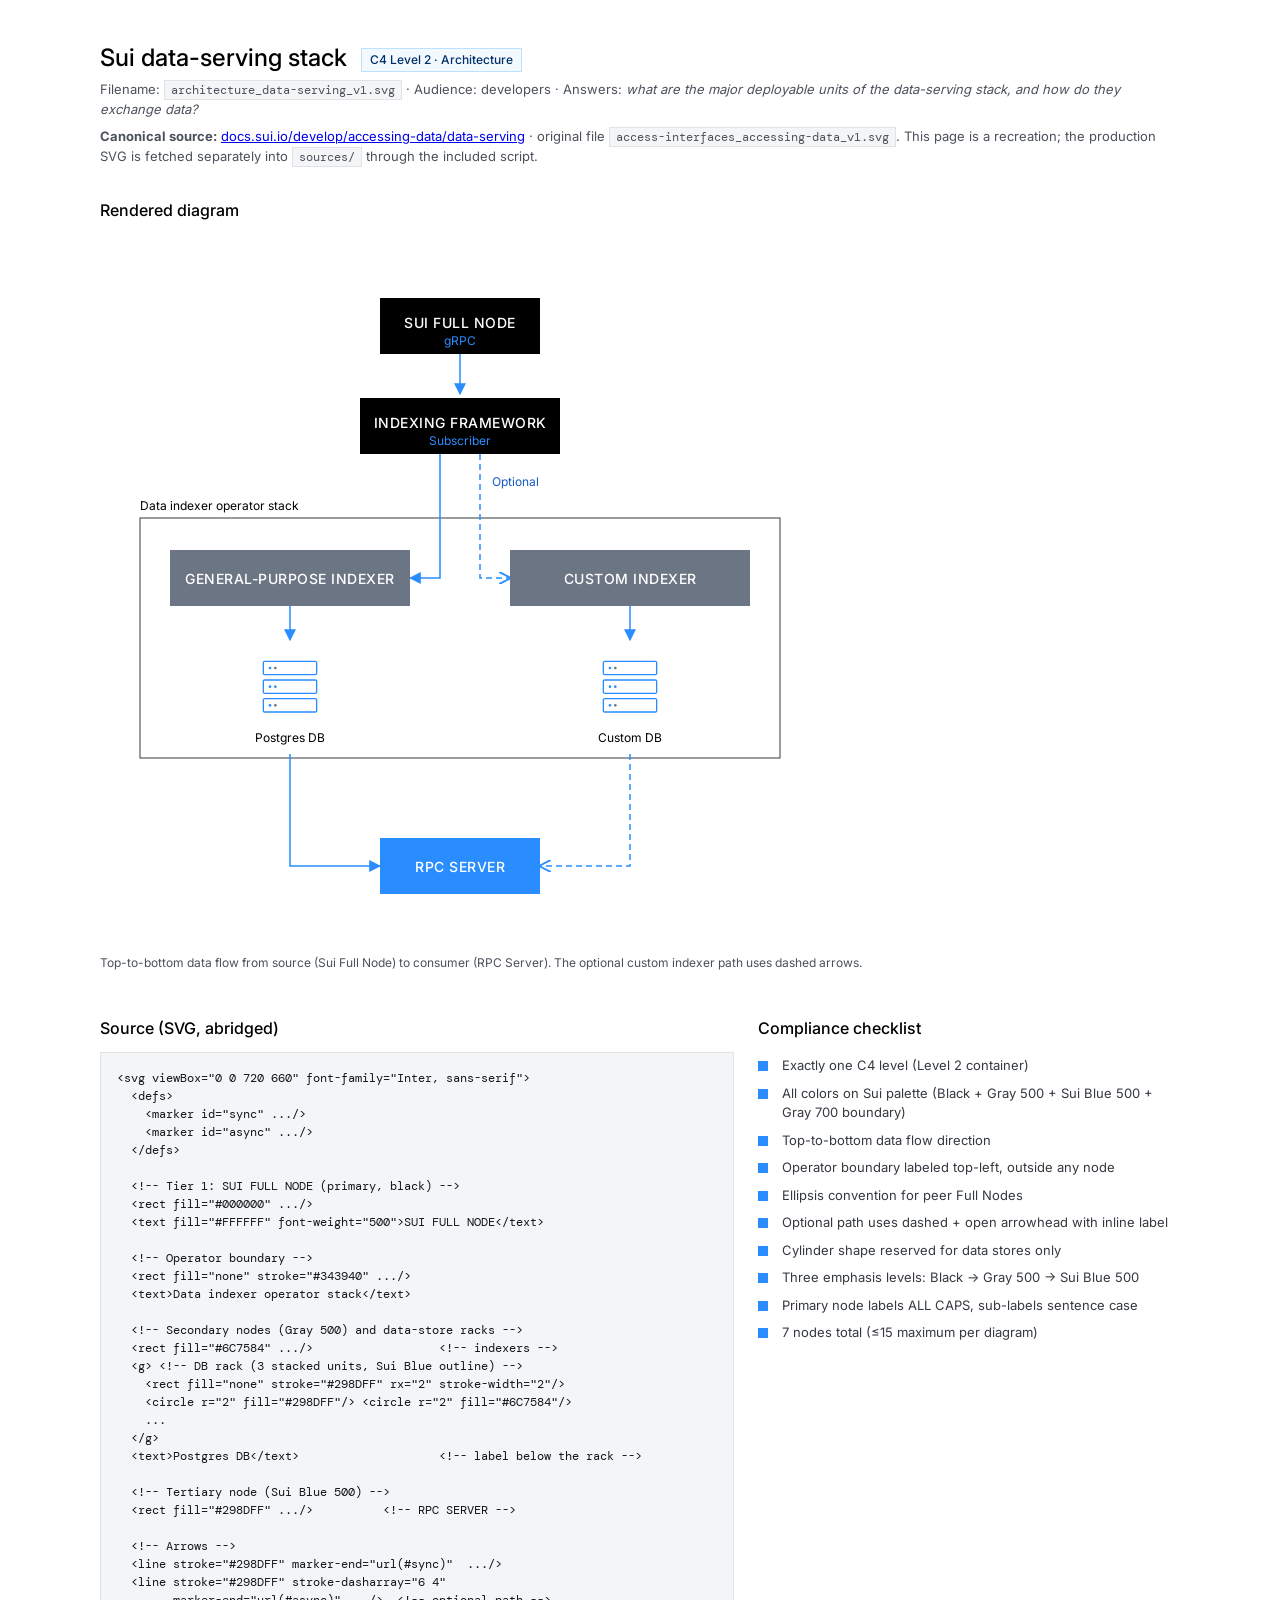
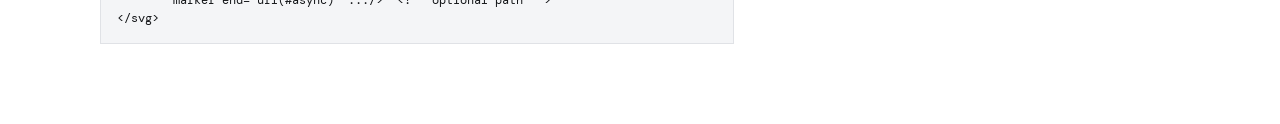
<file: design-system/examples/architecture-data-serving.html>
<!DOCTYPE html>
<html lang="en">
<head>
<meta charset="UTF-8">
<title>Sui Data-Serving Stack (C4 Level 2 architecture)</title>
<link rel="stylesheet" href="../styles.css">
</head>
<body>
<main>
  <header>
    <h1>Sui data-serving stack <span class="level">C4 Level 2 · Architecture</span></h1>
    <p class="meta">
      Filename: <code>architecture_data-serving_v1.svg</code> ·
      Audience: developers ·
      Answers: <em>what are the major deployable units of the data-serving stack, and how do they exchange data?</em>
    </p>
    <p class="meta" style="margin-top:8px">
      <strong>Canonical source:</strong>
      <a href="https://docs.sui.io/develop/accessing-data/data-serving">docs.sui.io/develop/accessing-data/data-serving</a> ·
      original file <code>access-interfaces_accessing-data_v1.svg</code>.
      This page is a recreation; the production SVG is fetched separately into
      <code>sources/</code> through the included script.
    </p>
  </header>

  <section>
    <h2>Rendered diagram</h2>
      <svg width="720" height="700" viewBox="0 0 720 700" role="img"
           font-family="Inter, sans-serif" font-size="14"
           xmlns="http://www.w3.org/2000/svg">
        <title>Sui data-serving stack architecture</title>
        <desc>Top-to-bottom: SUI FULL NODE feeds INDEXING FRAMEWORK, which fans
              out to a GENERAL-PURPOSE INDEXER backed by Postgres DB and an
              optional CUSTOM INDEXER backed by a custom database, both
              feeding an RPC SERVER at the bottom.</desc>

        <defs>
          <marker id="sync" viewBox="0 0 10 10" refX="9" refY="5"
                  markerWidth="8" markerHeight="8" orient="auto-start-reverse">
            <path d="M0 0 L10 5 L0 10 z" fill="#298DFF"/>
          </marker>
          <marker id="async" viewBox="0 0 10 10" refX="9" refY="5"
                  markerWidth="8" markerHeight="8" orient="auto-start-reverse">
            <path d="M0 0 L10 5 L0 10" fill="none" stroke="#298DFF" stroke-width="1.5"/>
          </marker>
        </defs>

        <rect x="0" y="0" width="720" height="700" fill="#FFFFFF"/>

        <!-- SUI FULL NODE (primary, black) -->
        <rect x="280" y="60" width="160" height="56" fill="#000000"/>
        <text x="360" y="84" fill="#FFFFFF" text-anchor="middle"
              dominant-baseline="central" font-weight="500"
              letter-spacing="0.5">SUI FULL NODE</text>
        <text x="360" y="102" fill="#298DFF" text-anchor="middle"
              dominant-baseline="central" font-size="12">gRPC</text>

        <!-- Full Node → Indexing -->
        <line x1="360" y1="116" x2="360" y2="156" stroke="#298DFF"
              stroke-width="1.5" marker-end="url(#sync)"/>

        <!-- INDEXING FRAMEWORK (primary, black) -->
        <rect x="260" y="160" width="200" height="56" fill="#000000"/>
        <text x="360" y="184" fill="#FFFFFF" text-anchor="middle"
              dominant-baseline="central" font-weight="500"
              letter-spacing="0.5">INDEXING FRAMEWORK</text>
        <text x="360" y="202" fill="#298DFF" text-anchor="middle"
              dominant-baseline="central" font-size="12">Subscriber</text>

        <!-- Operator boundary -->
        <rect x="40" y="280" width="640" height="240" fill="none"
              stroke="#343940" stroke-width="1"/>
        <text x="40" y="272" fill="#000000" font-size="12">Data indexer operator stack</text>

        <!-- Indexing → indexers (one-turn L-shape, enters indexer side) -->
        <path d="M 340 216 V 340 H 310" fill="none" stroke="#298DFF"
              stroke-width="1.5" marker-end="url(#sync)"/>
        <path d="M 380 216 V 340 H 410" fill="none" stroke="#298DFF"
              stroke-width="1.5" stroke-dasharray="6 4" marker-end="url(#async)"/>
        <text x="392" y="248" fill="#1759C4" font-size="12">Optional</text>

        <!-- GENERAL-PURPOSE INDEXER (secondary, gray500) -->
        <rect x="70" y="312" width="240" height="56" fill="#6C7584"/>
        <text x="190" y="340" fill="#FFFFFF" text-anchor="middle"
              dominant-baseline="central" font-weight="500"
              letter-spacing="0.5">GENERAL-PURPOSE INDEXER</text>

        <!-- CUSTOM INDEXER (secondary, gray500) -->
        <rect x="410" y="312" width="240" height="56" fill="#6C7584"/>
        <text x="530" y="340" fill="#FFFFFF" text-anchor="middle"
              dominant-baseline="central" font-weight="500"
              letter-spacing="0.5">CUSTOM INDEXER</text>

        <!-- Indexer → DB arrows -->
        <line x1="190" y1="368" x2="190" y2="402" stroke="#298DFF"
              stroke-width="1.5" marker-end="url(#sync)"/>
        <line x1="530" y1="368" x2="530" y2="402" stroke="#298DFF"
              stroke-width="1.5" marker-end="url(#sync)"/>

        <!-- Postgres DB (canonical server icon, scaled 80x80; native viewBox 120) -->
        <g transform="translate(150, 410)">
          <!-- Top unit -->
          <rect x="13.33" y="13.33" width="53.33" height="13.33" rx="1.33"
                fill="none" stroke="#298DFF" stroke-width="1.33"/>
          <circle cx="20" cy="20" r="1.33" fill="#298DFF"/>
          <circle cx="25.33" cy="20" r="1.33" fill="#6C7584"/>
          <!-- Middle unit -->
          <rect x="13.33" y="32" width="53.33" height="13.33" rx="1.33"
                fill="none" stroke="#298DFF" stroke-width="1.33"/>
          <circle cx="20" cy="38.67" r="1.33" fill="#298DFF"/>
          <circle cx="25.33" cy="38.67" r="1.33" fill="#298DFF"/>
          <!-- Bottom unit -->
          <rect x="13.33" y="50.67" width="53.33" height="13.33" rx="1.33"
                fill="none" stroke="#298DFF" stroke-width="1.33"/>
          <circle cx="20" cy="57.33" r="1.33" fill="#298DFF"/>
          <circle cx="25.33" cy="57.33" r="1.33" fill="#6C7584"/>
        </g>
        <text x="190" y="504" fill="#000000" text-anchor="middle"
              font-size="12">Postgres DB</text>

        <!-- Custom DB (canonical server icon, scaled 80x80) -->
        <g transform="translate(490, 410)">
          <rect x="13.33" y="13.33" width="53.33" height="13.33" rx="1.33"
                fill="none" stroke="#298DFF" stroke-width="1.33"/>
          <circle cx="20" cy="20" r="1.33" fill="#298DFF"/>
          <circle cx="25.33" cy="20" r="1.33" fill="#6C7584"/>
          <rect x="13.33" y="32" width="53.33" height="13.33" rx="1.33"
                fill="none" stroke="#298DFF" stroke-width="1.33"/>
          <circle cx="20" cy="38.67" r="1.33" fill="#298DFF"/>
          <circle cx="25.33" cy="38.67" r="1.33" fill="#298DFF"/>
          <rect x="13.33" y="50.67" width="53.33" height="13.33" rx="1.33"
                fill="none" stroke="#298DFF" stroke-width="1.33"/>
          <circle cx="20" cy="57.33" r="1.33" fill="#298DFF"/>
          <circle cx="25.33" cy="57.33" r="1.33" fill="#6C7584"/>
        </g>
        <text x="530" y="504" fill="#000000" text-anchor="middle"
              font-size="12">Custom DB</text>

        <!-- DB → RPC arrows (one-turn L-shape, enters RPC sides at vertical center) -->
        <path d="M 190 516 V 628 H 280" fill="none" stroke="#298DFF"
              stroke-width="1.5" marker-end="url(#sync)"/>
        <path d="M 530 516 V 628 H 440" fill="none" stroke="#298DFF"
              stroke-width="1.5" stroke-dasharray="6 4" marker-end="url(#async)"/>

        <!-- RPC SERVER (tertiary, sui blue 500) -->
        <rect x="280" y="600" width="160" height="56" fill="#298DFF"/>
        <text x="360" y="628" fill="#FFFFFF" text-anchor="middle"
              dominant-baseline="central" font-weight="500"
              letter-spacing="0.5">RPC SERVER</text>
      </svg>
    <p class="caption">
      Top-to-bottom data flow from source (Sui Full Node) to consumer
      (RPC Server). The optional custom indexer path uses dashed arrows.
    </p>
  </section>

  <div class="split">
    <section>
      <h2>Source (SVG, abridged)</h2>
<pre>&lt;svg viewBox="0 0 720 660" font-family="Inter, sans-serif"&gt;
  &lt;defs&gt;
    &lt;marker id="sync" .../&gt;
    &lt;marker id="async" .../&gt;
  &lt;/defs&gt;

  &lt;!-- Tier 1: SUI FULL NODE (primary, black) --&gt;
  &lt;rect fill="#000000" .../&gt;
  &lt;text fill="#FFFFFF" font-weight="500"&gt;SUI FULL NODE&lt;/text&gt;

  &lt;!-- Operator boundary --&gt;
  &lt;rect fill="none" stroke="#343940" .../&gt;
  &lt;text&gt;Data indexer operator stack&lt;/text&gt;

  &lt;!-- Secondary nodes (Gray 500) and data-store racks --&gt;
  &lt;rect fill="#6C7584" .../&gt;                  &lt;!-- indexers --&gt;
  &lt;g&gt; &lt;!-- DB rack (3 stacked units, Sui Blue outline) --&gt;
    &lt;rect fill="none" stroke="#298DFF" rx="2" stroke-width="2"/&gt;
    &lt;circle r="2" fill="#298DFF"/&gt; &lt;circle r="2" fill="#6C7584"/&gt;
    ...
  &lt;/g&gt;
  &lt;text&gt;Postgres DB&lt;/text&gt;                    &lt;!-- label below the rack --&gt;

  &lt;!-- Tertiary node (Sui Blue 500) --&gt;
  &lt;rect fill="#298DFF" .../&gt;          &lt;!-- RPC SERVER --&gt;

  &lt;!-- Arrows --&gt;
  &lt;line stroke="#298DFF" marker-end="url(#sync)"  .../&gt;
  &lt;line stroke="#298DFF" stroke-dasharray="6 4"
        marker-end="url(#async)" .../&gt;  &lt;!-- optional path --&gt;
&lt;/svg&gt;</pre>
    </section>

    <section>
      <h2>Compliance checklist</h2>
      <ul class="checks">
        <li>Exactly one C4 level (Level 2 container)</li>
        <li>All colors on Sui palette (Black + Gray 500 + Sui Blue 500 + Gray 700 boundary)</li>
        <li>Top-to-bottom data flow direction</li>
        <li>Operator boundary labeled top-left, outside any node</li>
        <li>Ellipsis convention for peer Full Nodes</li>
        <li>Optional path uses dashed + open arrowhead with inline label</li>
        <li>Cylinder shape reserved for data stores only</li>
        <li>Three emphasis levels: Black → Gray 500 → Sui Blue 500</li>
        <li>Primary node labels ALL CAPS, sub-labels sentence case</li>
        <li>7 nodes total (≤15 maximum per diagram)</li>
      </ul>
    </section>
  </div>
</main>
</body>
</html>
</file>
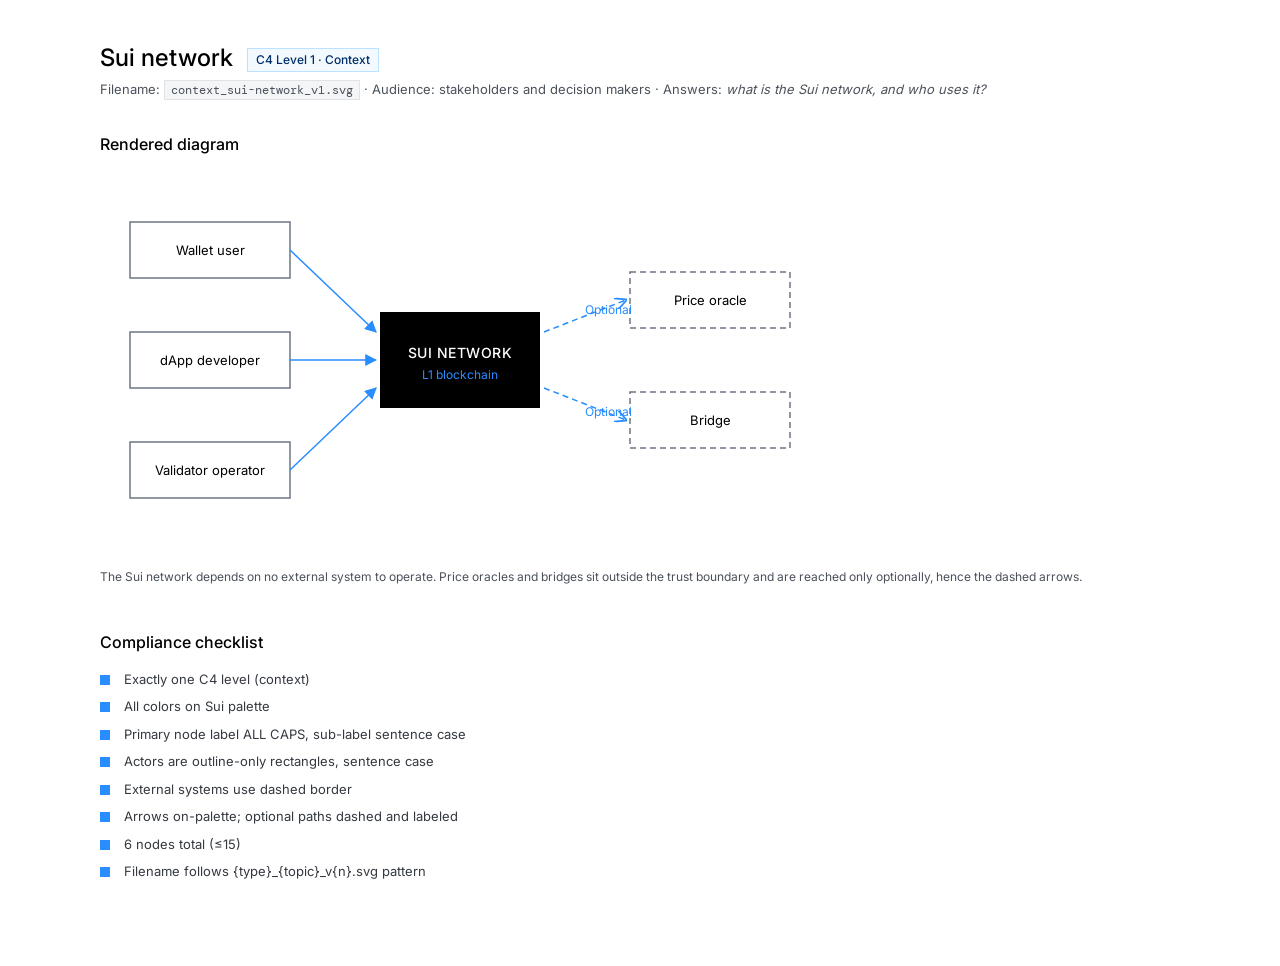
<file: design-system/examples/context-sui-network.html>
<!DOCTYPE html>
<html lang="en">
<head>
<meta charset="UTF-8">
<title>Sui Network (C4 Level 1 context diagram)</title>
<link rel="stylesheet" href="../styles.css">
</head>
<body>
<main>
  <header>
    <h1>Sui network <span class="level">C4 Level 1 · Context</span></h1>
    <p class="meta">
      Filename: <code>context_sui-network_v1.svg</code> ·
      Audience: stakeholders and decision makers ·
      Answers: <em>what is the Sui network, and who uses it?</em>
    </p>
  </header>

  <section>
    <h2>Rendered diagram</h2>
      <svg width="720" height="380" viewBox="0 0 720 380" role="img"
           font-family="Inter, sans-serif" font-size="14"
           xmlns="http://www.w3.org/2000/svg">
        <title>Sui network context diagram</title>
        <desc>Three actors (wallet user, dApp developer, validator operator)
              interact with the SUI NETWORK system. Two external systems
              (price oracle, bridge) are reached through optional dashed paths.</desc>

        <defs>
          <marker id="sync" viewBox="0 0 10 10" refX="9" refY="5"
                  markerWidth="8" markerHeight="8" orient="auto-start-reverse">
            <path d="M0 0 L10 5 L0 10 z" fill="#298DFF"/>
          </marker>
          <marker id="async" viewBox="0 0 10 10" refX="9" refY="5"
                  markerWidth="8" markerHeight="8" orient="auto-start-reverse">
            <path d="M0 0 L10 5 L0 10" fill="none" stroke="#298DFF" stroke-width="1.5"/>
          </marker>
        </defs>

        <!-- Actor: Wallet user -->
        <rect x="30" y="50" width="160" height="56" fill="none"
              stroke="#6C7584" stroke-width="1.5"/>
        <text x="110" y="78" fill="#000000" text-anchor="middle"
              dominant-baseline="central" font-size="13">Wallet user</text>

        <!-- Actor: dApp developer -->
        <rect x="30" y="160" width="160" height="56" fill="none"
              stroke="#6C7584" stroke-width="1.5"/>
        <text x="110" y="188" fill="#000000" text-anchor="middle"
              dominant-baseline="central" font-size="13">dApp developer</text>

        <!-- Actor: Validator operator -->
        <rect x="30" y="270" width="160" height="56" fill="none"
              stroke="#6C7584" stroke-width="1.5"/>
        <text x="110" y="298" fill="#000000" text-anchor="middle"
              dominant-baseline="central" font-size="13">Validator operator</text>

        <!-- System: SUI NETWORK -->
        <rect x="280" y="140" width="160" height="96" fill="#000000"/>
        <text x="360" y="180" fill="#FFFFFF" text-anchor="middle"
              dominant-baseline="central" font-weight="500"
              letter-spacing="0.5">SUI NETWORK</text>
        <text x="360" y="202" fill="#298DFF" text-anchor="middle"
              dominant-baseline="central" font-size="12">L1 blockchain</text>

        <!-- External: Price oracle -->
        <rect x="530" y="100" width="160" height="56" fill="none"
              stroke="#6C7584" stroke-width="1.5" stroke-dasharray="6 4"/>
        <text x="610" y="128" fill="#000000" text-anchor="middle"
              dominant-baseline="central" font-size="13">Price oracle</text>

        <!-- External: Bridge -->
        <rect x="530" y="220" width="160" height="56" fill="none"
              stroke="#6C7584" stroke-width="1.5" stroke-dasharray="6 4"/>
        <text x="610" y="248" fill="#000000" text-anchor="middle"
              dominant-baseline="central" font-size="13">Bridge</text>

        <!-- Actor arrows: solid sync -->
        <line x1="190" y1="78" x2="276" y2="160" stroke="#298DFF"
              stroke-width="1.5" marker-end="url(#sync)"/>
        <line x1="190" y1="188" x2="276" y2="188" stroke="#298DFF"
              stroke-width="1.5" marker-end="url(#sync)"/>
        <line x1="190" y1="298" x2="276" y2="216" stroke="#298DFF"
              stroke-width="1.5" marker-end="url(#sync)"/>

        <!-- External arrows: dashed async -->
        <line x1="444" y1="160" x2="526" y2="128" stroke="#298DFF"
              stroke-width="1.5" stroke-dasharray="6 4" marker-end="url(#async)"/>
        <line x1="444" y1="216" x2="526" y2="248" stroke="#298DFF"
              stroke-width="1.5" stroke-dasharray="6 4" marker-end="url(#async)"/>
        <text x="485" y="142" fill="#298DFF" font-size="12">Optional</text>
        <text x="485" y="244" fill="#298DFF" font-size="12">Optional</text>
      </svg>
    <p class="caption">
      The Sui network depends on no external system to operate. Price oracles
      and bridges sit outside the trust boundary and are reached only
      optionally, hence the dashed arrows.
    </p>
  </section>

  <div class="split">

    <section>
      <h2>Compliance checklist</h2>
      <ul class="checks">
        <li>Exactly one C4 level (context)</li>
        <li>All colors on Sui palette</li>
        <li>Primary node label ALL CAPS, sub-label sentence case</li>
        <li>Actors are outline-only rectangles, sentence case</li>
        <li>External systems use dashed border</li>
        <li>Arrows on-palette; optional paths dashed and labeled</li>
        <li>6 nodes total (≤15)</li>
        <li>Filename follows {type}_{topic}_v{n}.svg pattern</li>
      </ul>
    </section>
  </div>
</main>
</body>
</html>
</file>
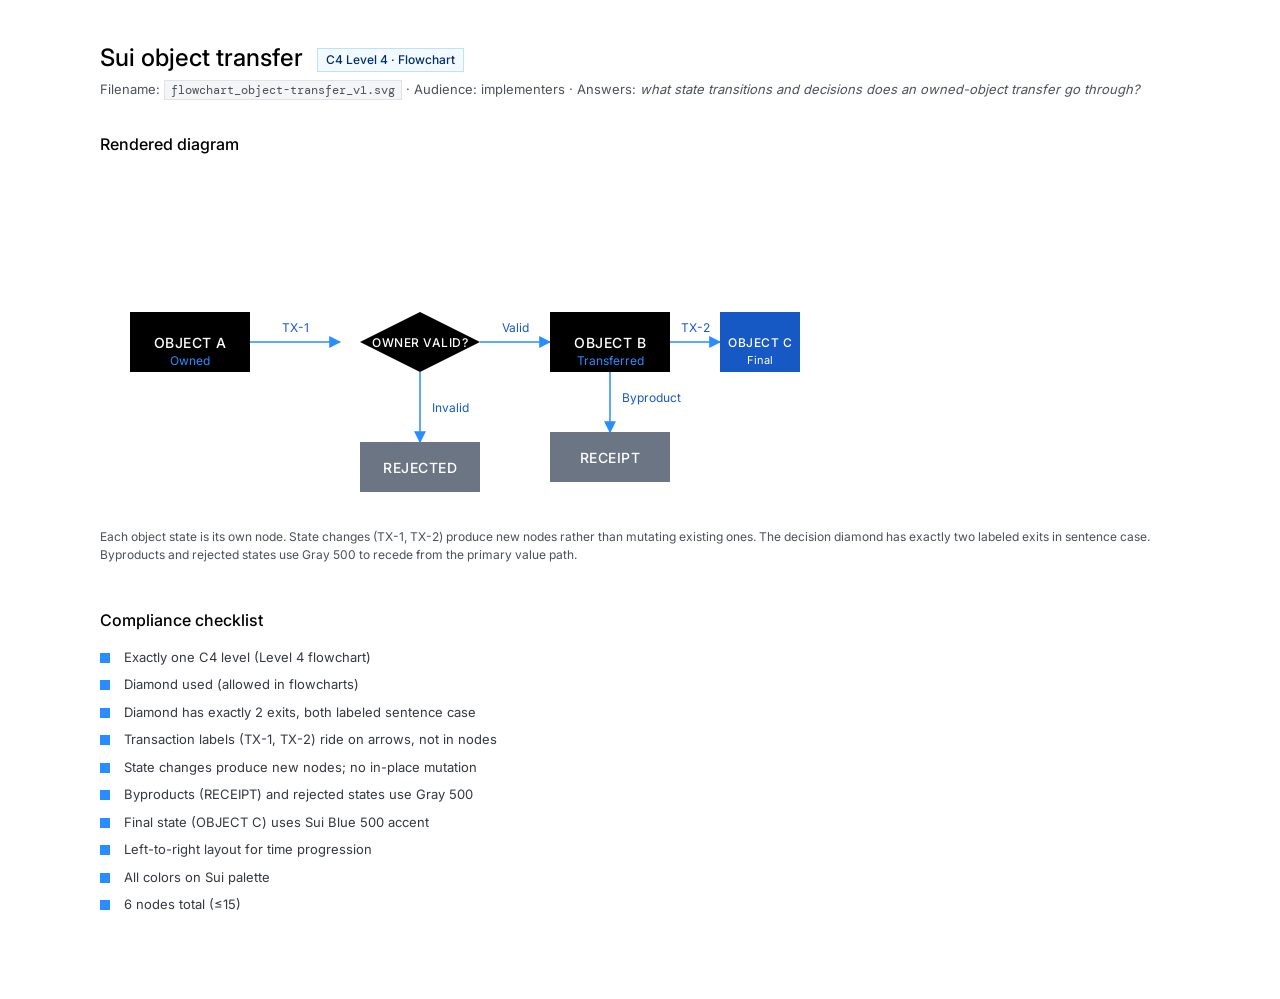
<file: design-system/examples/flowchart-object-transfer.html>
<!DOCTYPE html>
<html lang="en">
<head>
<meta charset="UTF-8">
<title>Sui Object Transfer (C4 Level 4 flowchart)</title>
<link rel="stylesheet" href="../styles.css">
</head>
<body>
<main>
  <header>
    <h1>Sui object transfer <span class="level">C4 Level 4 · Flowchart</span></h1>
    <p class="meta">
      Filename: <code>flowchart_object-transfer_v1.svg</code> ·
      Audience: implementers ·
      Answers: <em>what state transitions and decisions does an owned-object transfer go through?</em>
    </p>
  </header>

  <section>
    <h2>Rendered diagram</h2>
      <svg width="720" height="340" viewBox="0 0 720 340" role="img"
           font-family="Inter, sans-serif" font-size="14"
           xmlns="http://www.w3.org/2000/svg">
        <title>Sui object transfer flowchart</title>
        <desc>Left-to-right flow: OBJECT A enters a decision diamond
              OWNER VALID. The Valid exit leads to OBJECT B which advances
              through TX-2 to OBJECT C (final state) and a RECEIPT byproduct.
              The Invalid exit leads to a REJECTED state in Gray 500.</desc>

        <defs>
          <marker id="sync" viewBox="0 0 10 10" refX="9" refY="5"
                  markerWidth="8" markerHeight="8" orient="auto-start-reverse">
            <path d="M0 0 L10 5 L0 10 z" fill="#298DFF"/>
          </marker>
        </defs>

        <rect x="0" y="0" width="720" height="340" fill="#FFFFFF"/>

        <!-- OBJECT A (primary, black) -->
        <rect x="30" y="140" width="120" height="60" fill="#000000"/>
        <text x="90" y="170" fill="#FFFFFF" text-anchor="middle"
              dominant-baseline="central" font-weight="500"
              letter-spacing="0.5">OBJECT A</text>
        <text x="90" y="188" fill="#298DFF" text-anchor="middle"
              dominant-baseline="central" font-size="12">Owned</text>

        <!-- TX-1 arrow -->
        <line x1="150" y1="170" x2="240" y2="170" stroke="#298DFF"
              stroke-width="1.5" marker-end="url(#sync)"/>
        <text x="195" y="160" fill="#1759C4" text-anchor="middle"
              font-size="12">TX-1</text>

        <!-- Decision diamond: OWNER VALID? -->
        <polygon points="320,140 380,170 320,200 260,170" fill="#000000"/>
        <text x="320" y="170" fill="#FFFFFF" text-anchor="middle"
              dominant-baseline="central" font-weight="500"
              letter-spacing="0.5" font-size="12">OWNER VALID?</text>

        <!-- Valid branch arrow -->
        <line x1="380" y1="170" x2="450" y2="170" stroke="#298DFF"
              stroke-width="1.5" marker-end="url(#sync)"/>
        <text x="415" y="160" fill="#1759C4" text-anchor="middle"
              font-size="12">Valid</text>

        <!-- OBJECT B (primary, black) -->
        <rect x="450" y="140" width="120" height="60" fill="#000000"/>
        <text x="510" y="170" fill="#FFFFFF" text-anchor="middle"
              dominant-baseline="central" font-weight="500"
              letter-spacing="0.5">OBJECT B</text>
        <text x="510" y="188" fill="#298DFF" text-anchor="middle"
              dominant-baseline="central" font-size="12">Transferred</text>

        <!-- TX-2 arrow to OBJECT C -->
        <line x1="570" y1="170" x2="620" y2="170" stroke="#298DFF"
              stroke-width="1.5" marker-end="url(#sync)"/>
        <text x="595" y="160" fill="#1759C4" text-anchor="middle"
              font-size="12">TX-2</text>

        <!-- OBJECT C (tertiary, blue), final state -->
        <rect x="620" y="140" width="80" height="60" fill="#1759C4"/>
        <text x="660" y="170" fill="#FFFFFF" text-anchor="middle"
              dominant-baseline="central" font-weight="500"
              letter-spacing="0.5" font-size="12">OBJECT C</text>
        <text x="660" y="188" fill="#FFFFFF" text-anchor="middle"
              dominant-baseline="central" font-size="11">Final</text>

        <!-- RECEIPT byproduct (Gray 500), branched off TX-2 -->
        <line x1="510" y1="200" x2="510" y2="260" stroke="#298DFF"
              stroke-width="1.5" marker-end="url(#sync)"/>
        <text x="522" y="230" fill="#1759C4" font-size="12">Byproduct</text>
        <rect x="450" y="260" width="120" height="50" fill="#6C7584"/>
        <text x="510" y="285" fill="#FFFFFF" text-anchor="middle"
              dominant-baseline="central" font-weight="500"
              letter-spacing="0.5">RECEIPT</text>

        <!-- REJECTED branch (Gray 500), Invalid exit -->
        <line x1="320" y1="200" x2="320" y2="270" stroke="#298DFF"
              stroke-width="1.5" marker-end="url(#sync)"/>
        <text x="332" y="240" fill="#1759C4" font-size="12">Invalid</text>
        <rect x="260" y="270" width="120" height="50" fill="#6C7584"/>
        <text x="320" y="295" fill="#FFFFFF" text-anchor="middle"
              dominant-baseline="central" font-weight="500"
              letter-spacing="0.5">REJECTED</text>
      </svg>
    <p class="caption">
      Each object state is its own node. State changes (TX-1, TX-2) produce
      new nodes rather than mutating existing ones. The decision diamond has
      exactly two labeled exits in sentence case. Byproducts and rejected
      states use Gray 500 to recede from the primary value path.
    </p>
  </section>

  <div class="split">

    <section>
      <h2>Compliance checklist</h2>
      <ul class="checks">
        <li>Exactly one C4 level (Level 4 flowchart)</li>
        <li>Diamond used (allowed in flowcharts)</li>
        <li>Diamond has exactly 2 exits, both labeled sentence case</li>
        <li>Transaction labels (TX-1, TX-2) ride on arrows, not in nodes</li>
        <li>State changes produce new nodes; no in-place mutation</li>
        <li>Byproducts (RECEIPT) and rejected states use Gray 500</li>
        <li>Final state (OBJECT C) uses Sui Blue 500 accent</li>
        <li>Left-to-right layout for time progression</li>
        <li>All colors on Sui palette</li>
        <li>6 nodes total (≤15)</li>
      </ul>
    </section>
  </div>
</main>
</body>
</html>
</file>
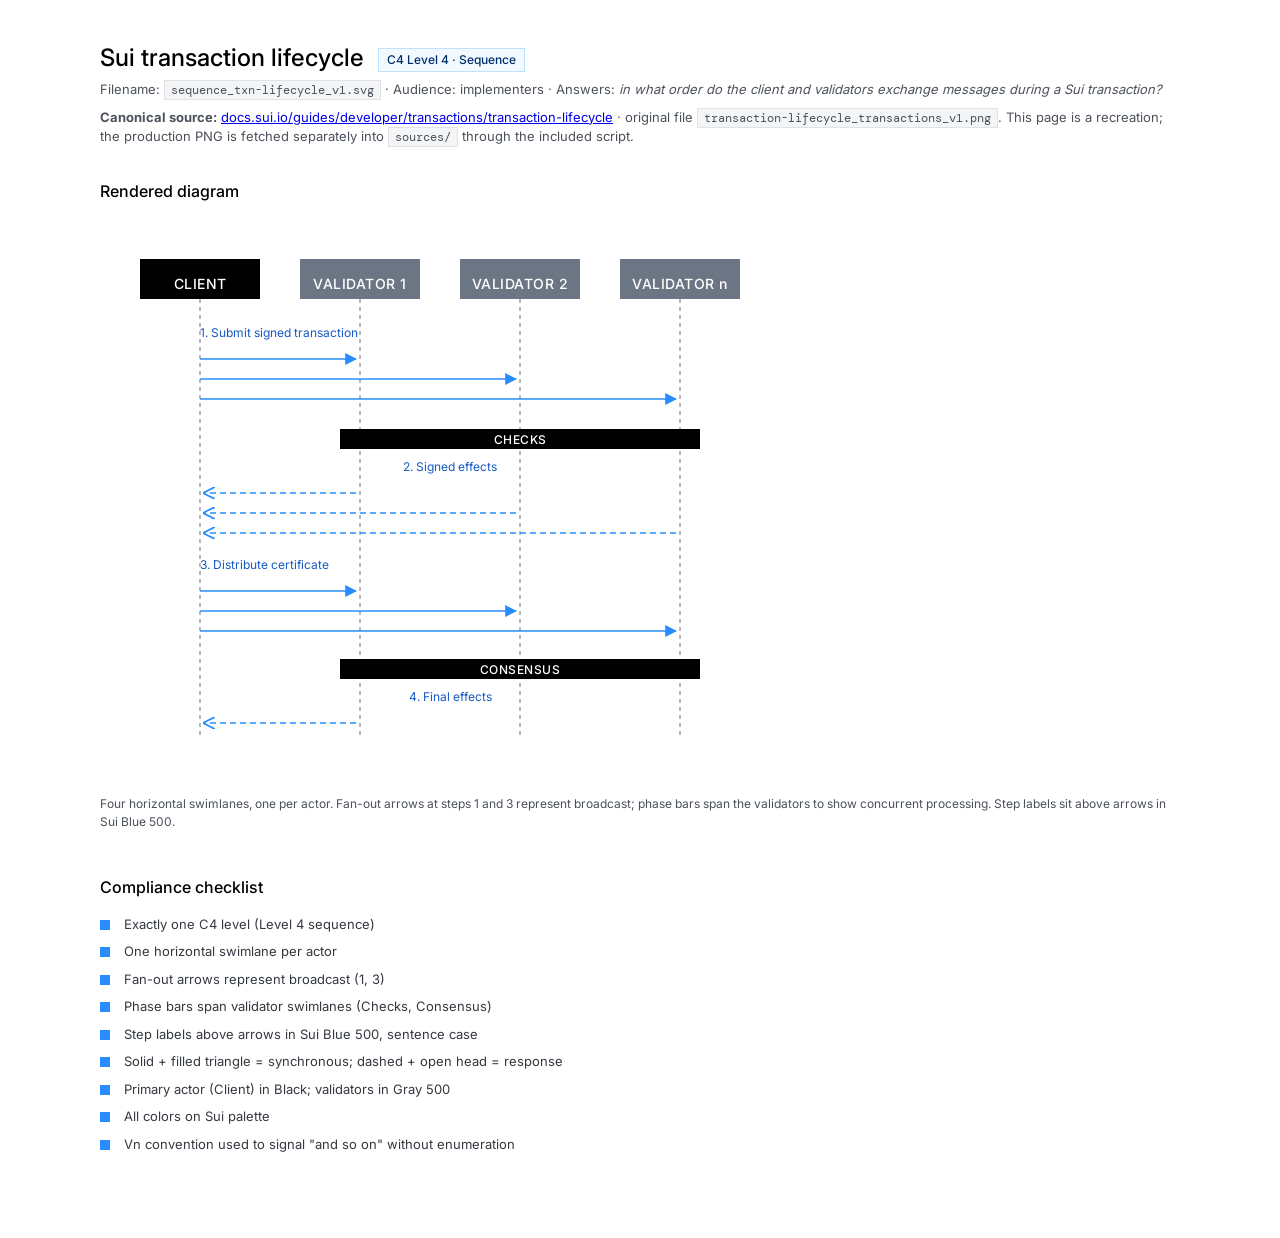
<file: design-system/examples/sequence-transaction.html>
<!DOCTYPE html>
<html lang="en">
<head>
<meta charset="UTF-8">
<title>Sui Transaction Lifecycle (C4 Level 4 sequence)</title>
<link rel="stylesheet" href="../styles.css">
</head>
<body>
<main>
  <header>
    <h1>Sui transaction lifecycle <span class="level">C4 Level 4 · Sequence</span></h1>
    <p class="meta">
      Filename: <code>sequence_txn-lifecycle_v1.svg</code> ·
      Audience: implementers ·
      Answers: <em>in what order do the client and validators exchange messages during a Sui transaction?</em>
    </p>
    <p class="meta" style="margin-top:8px">
      <strong>Canonical source:</strong>
      <a href="https://docs.sui.io/guides/developer/transactions/transaction-lifecycle">docs.sui.io/guides/developer/transactions/transaction-lifecycle</a> ·
      original file <code>transaction-lifecycle_transactions_v1.png</code>.
      This page is a recreation; the production PNG is fetched separately into
      <code>sources/</code> through the included script.
    </p>
  </header>

  <section>
    <h2>Rendered diagram</h2>
      <svg width="720" height="560" viewBox="0 0 720 560" role="img"
           font-family="Inter, sans-serif" font-size="14"
           xmlns="http://www.w3.org/2000/svg">
        <title>Sui transaction lifecycle sequence diagram</title>
        <desc>Sequence diagram with four swimlanes: Client, Validator 1,
              Validator 2, Validator n. Three numbered steps with fan-out
              arrows for broadcast: Submit, Sign, Certify. Two phase bars
              span the validators: Checks and Consensus.</desc>

        <defs>
          <marker id="sync" viewBox="0 0 10 10" refX="9" refY="5"
                  markerWidth="8" markerHeight="8" orient="auto-start-reverse">
            <path d="M0 0 L10 5 L0 10 z" fill="#298DFF"/>
          </marker>
          <marker id="async" viewBox="0 0 10 10" refX="9" refY="5"
                  markerWidth="8" markerHeight="8" orient="auto-start-reverse">
            <path d="M0 0 L10 5 L0 10" fill="none" stroke="#298DFF" stroke-width="1.5"/>
          </marker>
        </defs>

        <rect x="0" y="0" width="720" height="560" fill="#FFFFFF"/>

        <!-- Lifeline headers -->
        <rect x="40"  y="40" width="120" height="40" fill="#000000"/>
        <rect x="200" y="40" width="120" height="40" fill="#6C7584"/>
        <rect x="360" y="40" width="120" height="40" fill="#6C7584"/>
        <rect x="520" y="40" width="120" height="40" fill="#6C7584"/>
        <text x="100" y="64" fill="#FFFFFF" text-anchor="middle"
              dominant-baseline="central" font-weight="500"
              letter-spacing="0.5">CLIENT</text>
        <text x="260" y="64" fill="#FFFFFF" text-anchor="middle"
              dominant-baseline="central" font-weight="500"
              letter-spacing="0.5">VALIDATOR 1</text>
        <text x="420" y="64" fill="#FFFFFF" text-anchor="middle"
              dominant-baseline="central" font-weight="500"
              letter-spacing="0.5">VALIDATOR 2</text>
        <text x="580" y="64" fill="#FFFFFF" text-anchor="middle"
              dominant-baseline="central" font-weight="500"
              letter-spacing="0.5">VALIDATOR n</text>

        <!-- Lifelines -->
        <line x1="100" y1="80" x2="100" y2="520" stroke="#6C7584" stroke-width="1" stroke-dasharray="4 4"/>
        <line x1="260" y1="80" x2="260" y2="520" stroke="#6C7584" stroke-width="1" stroke-dasharray="4 4"/>
        <line x1="420" y1="80" x2="420" y2="520" stroke="#6C7584" stroke-width="1" stroke-dasharray="4 4"/>
        <line x1="580" y1="80" x2="580" y2="520" stroke="#6C7584" stroke-width="1" stroke-dasharray="4 4"/>

        <!-- Step 1: broadcast submission (fan-out, sync arrows) -->
        <text x="100" y="118" fill="#1759C4" font-size="12">1. Submit signed transaction</text>
        <line x1="100" y1="140" x2="256" y2="140" stroke="#298DFF" stroke-width="1.5" marker-end="url(#sync)"/>
        <line x1="100" y1="160" x2="416" y2="160" stroke="#298DFF" stroke-width="1.5" marker-end="url(#sync)"/>
        <line x1="100" y1="180" x2="576" y2="180" stroke="#298DFF" stroke-width="1.5" marker-end="url(#sync)"/>

        <!-- Phase bar: Checks (vertical bar over validators) -->
        <rect x="240" y="210" width="360" height="20" fill="#000000"/>
        <text x="420" y="220" fill="#FFFFFF" text-anchor="middle"
              dominant-baseline="central" font-size="12"
              letter-spacing="0.5" font-weight="500">CHECKS</text>

        <!-- Step 2: signed effects (return, dashed) -->
        <text x="350" y="252" fill="#1759C4" text-anchor="middle" font-size="12">2. Signed effects</text>
        <line x1="256" y1="274" x2="104" y2="274" stroke="#298DFF" stroke-width="1.5" stroke-dasharray="6 4" marker-end="url(#async)"/>
        <line x1="416" y1="294" x2="104" y2="294" stroke="#298DFF" stroke-width="1.5" stroke-dasharray="6 4" marker-end="url(#async)"/>
        <line x1="576" y1="314" x2="104" y2="314" stroke="#298DFF" stroke-width="1.5" stroke-dasharray="6 4" marker-end="url(#async)"/>

        <!-- Step 3: certificate (fan-out again) -->
        <text x="100" y="350" fill="#1759C4" font-size="12">3. Distribute certificate</text>
        <line x1="100" y1="372" x2="256" y2="372" stroke="#298DFF" stroke-width="1.5" marker-end="url(#sync)"/>
        <line x1="100" y1="392" x2="416" y2="392" stroke="#298DFF" stroke-width="1.5" marker-end="url(#sync)"/>
        <line x1="100" y1="412" x2="576" y2="412" stroke="#298DFF" stroke-width="1.5" marker-end="url(#sync)"/>

        <!-- Phase bar: Consensus -->
        <rect x="240" y="440" width="360" height="20" fill="#000000"/>
        <text x="420" y="450" fill="#FFFFFF" text-anchor="middle"
              dominant-baseline="central" font-size="12"
              letter-spacing="0.5" font-weight="500">CONSENSUS</text>

        <!-- Step 4: final effects -->
        <text x="350" y="482" fill="#1759C4" text-anchor="middle" font-size="12">4. Final effects</text>
        <line x1="256" y1="504" x2="104" y2="504" stroke="#298DFF" stroke-width="1.5" stroke-dasharray="6 4" marker-end="url(#async)"/>
      </svg>
    <p class="caption">
      Four horizontal swimlanes, one per actor. Fan-out arrows at steps 1
      and 3 represent broadcast; phase bars span the validators to show
      concurrent processing. Step labels sit above arrows in Sui Blue 500.
    </p>
  </section>

  <div class="split">

    <section>
      <h2>Compliance checklist</h2>
      <ul class="checks">
        <li>Exactly one C4 level (Level 4 sequence)</li>
        <li>One horizontal swimlane per actor</li>
        <li>Fan-out arrows represent broadcast (1, 3)</li>
        <li>Phase bars span validator swimlanes (Checks, Consensus)</li>
        <li>Step labels above arrows in Sui Blue 500, sentence case</li>
        <li>Solid + filled triangle = synchronous; dashed + open head = response</li>
        <li>Primary actor (Client) in Black; validators in Gray 500</li>
        <li>All colors on Sui palette</li>
        <li>Vn convention used to signal "and so on" without enumeration</li>
      </ul>
    </section>
  </div>
</main>
</body>
</html>
</file>
<file: design-system/styles.css>
/**
 * Shared styles for rendered Sui diagram examples.
 * Consumed by every page in ./examples/
 */

@import url('./tokens.css');

* { box-sizing: border-box; }

html, body {
  margin: 0;
  padding: 0;
  font-family: var(--sui-font-diagram);
  font-size: var(--sui-font-size);
  color: var(--sui-black);
  background: var(--sui-white);
  line-height: 1.5;
}

body { padding: 40px 24px 80px; }

main {
  max-width: 1080px;
  margin: 0 auto;
}

/* ────────── Page header ────────── */

header { margin-bottom: 32px; }

h1 {
  font-size: 24px;
  font-weight: 500;
  margin: 0 0 4px;
}

h1 .level {
  display: inline-block;
  margin-left: 8px;
  padding: 2px 8px;
  background: var(--sui-blue-50);
  color: var(--sui-blue-700);
  border: 1px solid var(--sui-blue-200);
  font-size: 12px;
  font-weight: 500;
  vertical-align: middle;
}

.meta {
  font-size: 13px;
  color: var(--sui-gray-600);
  margin: 4px 0 0;
}

.meta code {
  font-family: var(--sui-font-mono);
  font-size: 12px;
  background: var(--sui-gray-50);
  padding: 1px 6px;
  border: 1px solid var(--sui-gray-100);
}

h2 {
  font-size: 16px;
  font-weight: 500;
  margin: 32px 0 12px;
  color: var(--sui-black);
}

/* ────────── Diagram SVG ────────── */

/*
 * Diagrams render naked, matching how docs.sui.io places them inline
 * in prose with no wrapping card chrome. SVG sits as a block element
 * so it occupies its own line without inline whitespace artifacts.
 */
svg { max-width: 100%; height: auto; display: block; margin: 16px 0; }

.caption {
  font-size: var(--sui-font-size-sub);
  color: var(--sui-gray-600);
  margin-top: 12px;
}

/* ────────── Source code block ────────── */

pre {
  background: var(--sui-gray-50);
  border: 1px solid var(--sui-gray-100);
  padding: 16px;
  font-family: var(--sui-font-mono);
  font-size: 12px;
  line-height: 1.5;
  overflow-x: auto;
  margin: 0;
  color: var(--sui-gray-900);
}

/* ────────── Compliance checklist ────────── */

.checks {
  margin: 0;
  padding: 0;
  list-style: none;
  font-size: 13px;
}

.checks li {
  padding: 4px 0 4px 24px;
  position: relative;
  color: var(--sui-gray-700);
}

.checks li::before {
  content: '';
  position: absolute;
  left: 0;
  top: 9px;
  width: 10px;
  height: 10px;
  background: var(--sui-blue-500);
}

/* ────────── Two-column layout for diagram + source ────────── */

.split {
  display: grid;
  grid-template-columns: 1fr;
  gap: 24px;
}

@media (min-width: 900px) {
  .split { grid-template-columns: 3fr 2fr; }
}
</file>
<file: design-system/tokens.css>
/**
 * Sui Technical Diagram Design System
 * ───────────────────────────────────
 * CSS custom properties + @font-face declarations.
 *
 * Source of truth: ../DESIGN.md
 * Upstream: https://docs.sui.io/references/contribute/diagram-standards
 *           https://live.standards.site/sui-media-kit
 *
 * Fonts are shipped as static-weight WOFF2 (preferred) + TTF (fallback).
 * One @font-face block per weight. Variable axes confuse some font
 * extractors, including Claude Design's onboarding analyzer.
 */

/* ────────── Inter (weights 400, 500, 700) ────────── */

@font-face {
  font-family: 'Inter';
  src: url('../assets/fonts/Inter-Regular.woff2') format('woff2'),
       url('../assets/fonts/Inter-Regular.ttf')   format('truetype');
  font-weight: 400;
  font-style: normal;
  font-display: swap;
}

@font-face {
  font-family: 'Inter';
  src: url('../assets/fonts/Inter-Medium.woff2') format('woff2'),
       url('../assets/fonts/Inter-Medium.ttf')   format('truetype');
  font-weight: 500;
  font-style: normal;
  font-display: swap;
}

@font-face {
  font-family: 'Inter';
  src: url('../assets/fonts/Inter-Bold.woff2') format('woff2'),
       url('../assets/fonts/Inter-Bold.ttf')   format('truetype');
  font-weight: 700;
  font-style: normal;
  font-display: swap;
}

/* ────────── Inter Tight (weights 400, 500, 700) ────────── */

@font-face {
  font-family: 'Inter Tight';
  src: url('../assets/fonts/InterTight-Regular.woff2') format('woff2'),
       url('../assets/fonts/InterTight-Regular.ttf')   format('truetype');
  font-weight: 400;
  font-style: normal;
  font-display: swap;
}

@font-face {
  font-family: 'Inter Tight';
  src: url('../assets/fonts/InterTight-Medium.woff2') format('woff2'),
       url('../assets/fonts/InterTight-Medium.ttf')   format('truetype');
  font-weight: 500;
  font-style: normal;
  font-display: swap;
}

@font-face {
  font-family: 'Inter Tight';
  src: url('../assets/fonts/InterTight-Bold.woff2') format('woff2'),
       url('../assets/fonts/InterTight-Bold.ttf')   format('truetype');
  font-weight: 700;
  font-style: normal;
  font-display: swap;
}

/* ────────── DM Mono (weight 400, code identifiers) ────────── */

@font-face {
  font-family: 'DM Mono';
  src: url('../assets/fonts/DMMono-Regular.woff2') format('woff2'),
       url('../assets/fonts/DMMono-Regular.ttf')   format('truetype');
  font-weight: 400;
  font-style: normal;
  font-display: swap;
}

/* ────────── Design tokens ────────── */

:root {
  /* Core palette */
  --sui-black:       #000000;
  --sui-white:       #FFFFFF;
  --sui-gray-500:    #6C7584;
  --sui-blue-500:    #298DFF;

  /* Extended Blue */
  --sui-blue-50:     #F2FAFF;
  --sui-blue-100:    #DDF2FF;
  --sui-blue-200:    #BCE2FF;
  --sui-blue-300:    #8FCBFF;
  --sui-blue-400:    #5CA9FF;
  --sui-blue-600:    #1759C4;
  --sui-blue-700:    #002E6A;
  --sui-blue-800:    #001129;
  --sui-blue-900:    #00060F;

  /* Extended Gray */
  --sui-gray-50:     #F4F5F7;
  --sui-gray-100:    #E0E2E6;
  --sui-gray-200:    #C2C6CD;
  --sui-gray-300:    #A1A7B2;
  --sui-gray-400:    #89919F;
  --sui-gray-600:    #4B515B;
  --sui-gray-700:    #343940;
  --sui-gray-800:    #222529;
  --sui-gray-900:    #131518;

  /* Semantic tokens */
  --sui-note-bg:                 #E6F1FB;
  --sui-note-border:             #298DFF;
  --sui-activation-bg:           #298DFF;
  --sui-activation-border:       #185FA5;

  /* Diagram role tokens */
  --sui-node-primary-fill:       var(--sui-black);
  --sui-node-primary-text:       var(--sui-white);
  --sui-node-secondary-fill:     var(--sui-gray-500);
  --sui-node-secondary-text:     var(--sui-white);
  --sui-node-tertiary-fill:      var(--sui-blue-500);
  --sui-node-tertiary-text:      var(--sui-white);
  --sui-actor-stroke:            var(--sui-gray-500);
  --sui-actor-text:              var(--sui-black);
  --sui-external-stroke:         var(--sui-gray-500);
  --sui-boundary-stroke:         var(--sui-gray-700);
  --sui-boundary-text:           var(--sui-black);
  --sui-arrow-stroke:            var(--sui-blue-500);
  --sui-arrow-text:              var(--sui-blue-600);
  --sui-tertiary-fill-large:     var(--sui-blue-500);
  --sui-tertiary-fill-small:     var(--sui-blue-600);

  /* Typography */
  --sui-font-diagram:            'Inter', 'Inter Tight', system-ui, sans-serif;
  --sui-font-mono:               'DM Mono', ui-monospace, SFMono-Regular, monospace;
  --sui-font-size:               14px;
  --sui-font-size-sub:           12px;
  --sui-font-weight-regular:     400;
  --sui-font-weight-medium:      500;
  --sui-font-weight-bold:        700;

  /* Layout */
  --sui-grid:                    8px;
  --sui-node-padding-y:          12px;
  --sui-node-padding-x:          16px;
  --sui-boundary-padding:        40px;
  --sui-node-radius:             0;
  --sui-stroke-thin:             1px;
  --sui-stroke-medium:           1.5px;
  --sui-dash-pattern:            6 4;
}
</file>
